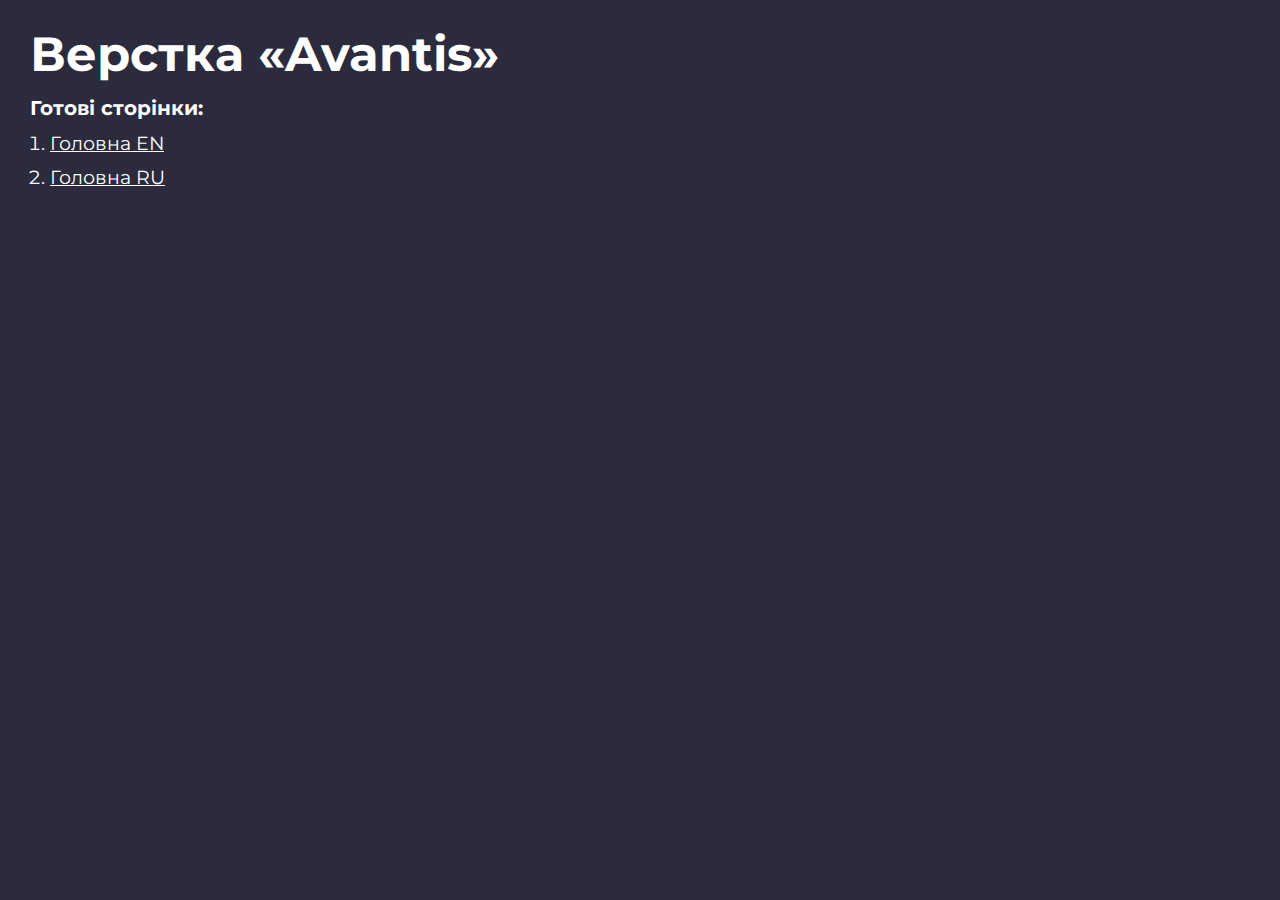
<file: index.html>
<!DOCTYPE html>
<html>

<head>
	<meta charset="UTF-8">
	<meta name="viewport" content="width=device-width, initial-scale=1.0">
	<title>Верстка «Avantis»</title>
</head>

<body>
	<div class="rootpage">
		<h1>Верстка «Avantis»</h1>
		<h2>Готові сторінки:</h2>
		<ol class="rootpage__list">
			<li><a target="_blank" href="homeEN.html">Головна EN</a></li>
			<li><a target="_blank" href="homeRU.html">Головна RU</a></li>
		</ol>

	</div>
</body>
<style>
	@charset "UTF-8";
	@import url("https://fonts.googleapis.com/css?family=Montserrat:regular,700&display=swap");

	*,
	*::before,
	*::after {
		padding: 0px;
		margin: 0px;
		border: 0px;
		box-sizing: border-box;
	}

	html,
	body {
		height: 100%;
		margin: 0;
		padding: 0;
		min-width: 320px;
		width: 100%;
		color: #fff;
		background-color: #2B2B3D;
	}

	body {
		font-family: Montserrat;
		font-size: 100%;
		line-height: 1;
		font-size: 1.2rem;
	}

	a {
		text-decoration: underline;
		color: #fff;
	}

	a:visited {
		text-decoration: underline;
		color: #fff;
	}

	a:hover {
		text-decoration: none;
	}

	ul li {
		list-style: none;
	}

	img {
		vertical-align: top;
	}

	.wrapper {
		width: 100%;
		min-height: 100%;
		overflow: hidden;
	}

	.rootpage {
		padding: 30px;
		display: flex;
		flex-direction: column;
		align-items: flex-start;
	}

	@media (max-width: 767px) {
		.rootpage {
			padding: 30px 15px;
		}
	}

	h1 {
		color: #fff;
		font-size: 3rem;
		margin: 0px 0px 1.25rem 0px;
	}

	@media (max-width: 767px) {
		h1 {
			font-size: 1.85rem;
			margin: 0px 0px 1.25rem 0px;
		}
	}

	h2 {
		color: #fff;
		font-size: 1.25rem;
		margin: 0px 0px 1rem 0px;
	}

	@media (max-width: 767px) {
		h2 {
			font-size: 1.125rem;
			margin: 0px 0px 1rem 0px;
		}
	}

	.rootpage__info {
		line-height: 140%;
		margin: 0px 0px 1.5rem 0px;
	}

	.rootpage__list {
		margin: 0px 0px 2.25rem 1.25rem;
	}

	.rootpage__list li:not(:last-child) {
		margin: 0px 0px 15px 0px;
	}

	.rootpage__contacts,
	.rootpage__tnx {
		border-radius: 200px;
		padding: 20px 65px;
		line-height: 140%;
	}

	@media (max-width: 767px) {

		.rootpage__contacts,
		.rootpage__tnx {
			border-radius: 40px;
			padding: 20px;
		}
	}

	.rootpage__contacts {
		background: #32b5a4;

	}

	.rootpage__contacts a {
		color: #000000;
	}

	.rootpage__tnx {
		background: #c22d63;
		margin: 0px 0px 1rem 0px;
	}
</style>

</html>
</file>
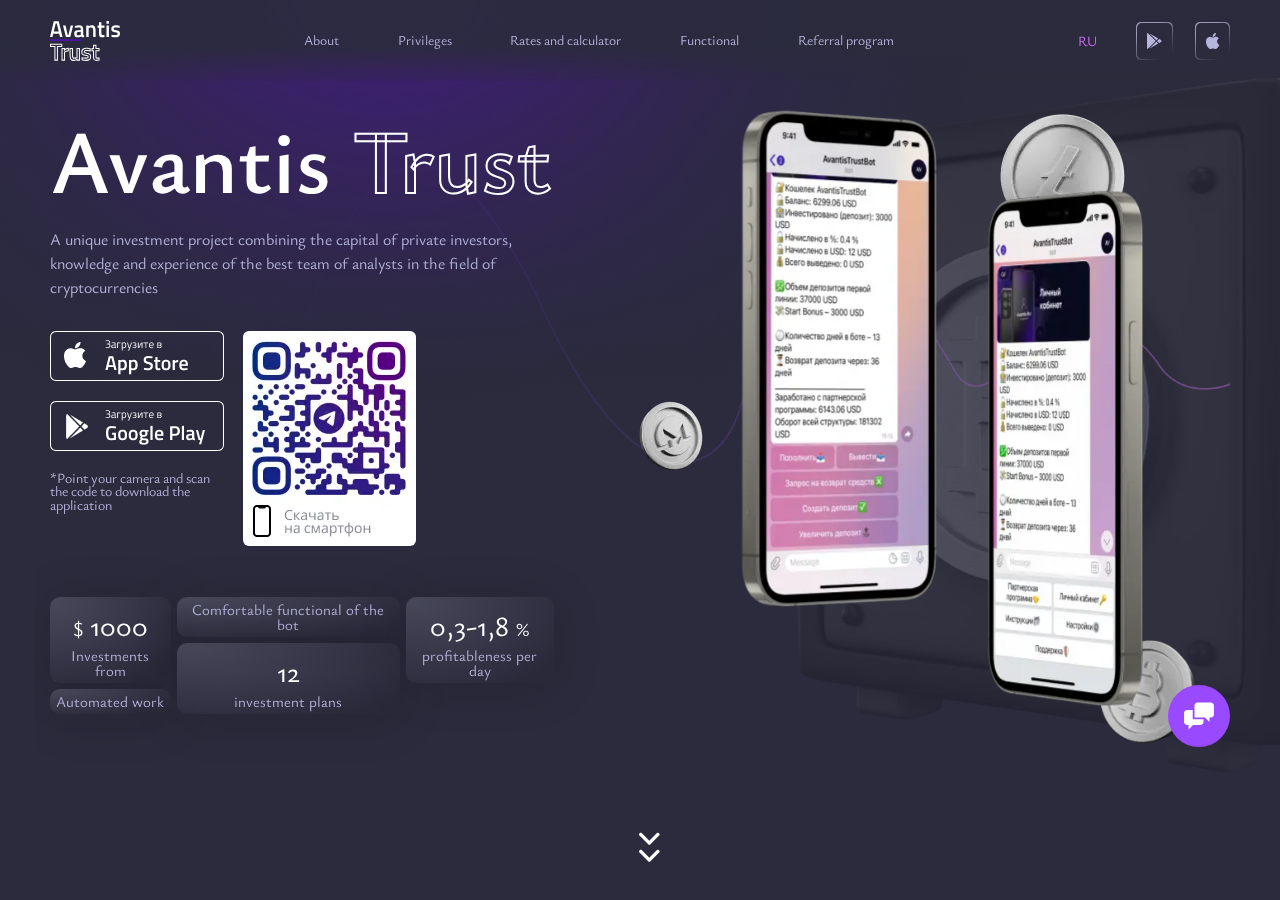
<file: homeEN.html>
<!DOCTYPE html>
<html lang="en">

<head>
	<title>HomePage</title>
	<meta charset="UTF-8">
	<meta name="format-detection" content="telephone=no">
	<!-- <style>body{opacity: 0;}</style> -->
	<link rel="stylesheet" href="css/style.min.css?_v=20230429222918">
	<link rel="shortcut icon" href="favicon.ico">
	<!-- <meta name="robots" content="noindex, nofollow"> -->
	<meta name="viewport" content="width=device-width, initial-scale=1.0">
</head>

<body>
	<div class="wrapper">
		<header data-scroll="120" class="header">
			<div class="header__container">
				<a href="" class="header__logo"><img src="img/logo.svg" alt=""></a>
				<div class="header__menu menu">
					<nav class="menu__body">
						<ul class="menu__list">
							<li class="menu__item"><a href="#" data-goto=".what" class="menu__link">About</a></li>
							<li class="menu__item"><a href="#" data-goto=".benefits" class="menu__link">Privileges</a></li>
							<li class="menu__item"><a href="#" data-goto=".investments" class="menu__link">Rates and calculator</a></li>
							<li class="menu__item"><a href="#" data-goto=".convenience" class="menu__link">Functional</a></li>
							<li class="menu__item"><a href="#" data-goto=".programs" class="menu__link">Referral program
								</a></li>
						</ul>
					</nav>
				</div>
				<div class="header__actions">
					<a href="homeRU.html" class="header__language">RU</a>
					<div class="header__loadings loadings-header">
						<div class="loadings-header__item">
							<button type="button" class="loadings-header__icon _icon-android"></button>
						</div>
						<div class="loadings-header__item">
							<button type="button" class="loadings-header__icon _icon-apple"></button>
						</div>
						<div class="loadings-header__burger">
							<div class="loadings-header__icon">
								<button type="button" class="icon-menu"><span></span></button>
							</div>
						</div>
					</div>
				</div>
			</div>
		</header>
		<main data-fp data-fp-effect="fade" class="page">
			<section data-fp-section class="page__main-block main-block">
				<div class="main-block__decors">
					<div class="main-block__decor main-block__decor_1"><picture><source srcset="img/main-block/decors/grad_top.webp" type="image/webp"><img src="img/main-block/decors/grad_top.png" alt="Decor"></picture></div>
				</div>
				<div class="main-block__container">
					<div class="main-block__body">
						<div class="main-block__content">
							<div class="main-block__header">
								<h1 class="main-block__title">Avantis <span>Trust</span></h1>
								<div class="main-block__text">
									<p>A unique investment project combining the capital of private investors, knowledge and
										experience of the best team of analysts in the field of cryptocurrencies</p>
								</div>
							</div>
							<div class="main-block__contacts contacts-main-block">
								<div class="contacts-main-block__column">
									<a href="" class="contacts-main-block__item"><picture><source srcset="img/main-block/loadings/appStore.webp" type="image/webp"><img src="img/main-block/loadings/appStore.png" alt="Image"></picture></a>
									<a href="" class="contacts-main-block__item"><picture><source srcset="img/main-block/loadings/googlePlay.webp" type="image/webp"><img src="img/main-block/loadings/googlePlay.png" alt="Image"></picture></a>
									<div class="contacts-main-block__text">*Point your camera and scan the code to download the
										application</div>
								</div>
								<div class="contacts-main-block__column">
									<a href="" class="contacts-main-block__screen"><picture><source srcset="img/main-block/loadings/telegramScreen.webp" type="image/webp"><img src="img/main-block/loadings/telegramScreen.jpg" alt="Image"></picture></a>
								</div>
							</div>
							<div class="main-block__items">
								<div class="main-block__column">
									<div class="main-block__item item-main-block">
										<div class="item-main-block__number"><span>$</span> 1000</div>
										<div class="item-main-block__text">Investments from</div>
									</div>
									<div class="main-block__item item-main-block">
										<div class="item-main-block__text">Automated work
										</div>
									</div>
								</div>
								<div class="main-block__column">
									<div class="main-block__item item-main-block">
										<div class="item-main-block__text">Comfortable functional of the bot</div>
									</div>
									<div class="main-block__item item-main-block">
										<div class="item-main-block__number">12</div>
										<div class="item-main-block__text">investment plans</div>
									</div>
								</div>
								<div class="main-block__column">
									<div class="main-block__item item-main-block">
										<div class="item-main-block__number">0,3-1,8 <span>%</span></div>
										<div class="item-main-block__text">profitableness per day</div>
									</div>
								</div>
							</div>
						</div>
						<div data-da=".main-block__header, 768" class="main-block__image image-main-block">
							<div class="main-block__picture-ibg"><picture><source srcset="img/main-block/image.webp" type="image/webp"><img data-prlx-mouse data-prlx-cx="600" data-prlx-cy="600" src="img/main-block/image.png" alt="Image"></picture></div>
							<div class="image-main-block__decors">
								<div class="image-main-block__decor image-main-block__decor_1"><picture><source srcset="img/main-block/decors/01.webp" type="image/webp"><img data-prlx-mouse data-prlx-dxr data-prlx-cx="60" src="img/main-block/decors/01.png" alt="decor"></picture></div>
								<div class="image-main-block__decor image-main-block__decor_2"><picture><source srcset="img/main-block/decors/03.webp" type="image/webp"><img data-prlx-mouse data-prlx-cx="60" src="img/main-block/decors/03.png" alt="decor"></picture></div>
								<div class="image-main-block__decor image-main-block__decor_3"><picture><source srcset="img/main-block/decors/line.webp" type="image/webp"><img data-prlx-mouse src="img/main-block/decors/line.png" alt="decor"></picture></div>
								<div class="image-main-block__decor image-main-block__decor_4"><picture><source srcset="img/main-block/decors/02.webp" type="image/webp"><img data-prlx-mouse data-prlx-dxr data-prlx-cx="60" src="img/main-block/decors/02.png" alt="Decor"></picture></div>
							</div>
							<a href="" class="main-block__message"><img src="img/main-block/message.svg" alt=""></a>
						</div>
					</div>
				</div>
				<a href="#" data-goto=".what" class="section-scroll">
					<div class="section-scroll__icon section-scroll__icon_1 _icon-arrow_scroll"></div>
					<div class="section-scroll__icon section-scroll__icon_2 _icon-arrow_scroll"></div>
				</a>
			</section>
			<section data-fp-section class="page__what what">
				<div class="what__container">
					<div class="what__body">
						<div class="what__content">
							<h2 class="what__title title">What's happened<span class="title-bold">Avantis</span> <span class="title-transp">Trust?</span></h2>
							<div class="what__text">
								<p>
									Avantis Trust- are alternative investments. The essence lies in the fact that your money is
									directed to all types of activities of the company. It is the fund, which supports all the
									products of the company.
									We propose to investors transparent conditions of assets management with the reduced
									threshold and assume all the responsibilities of the registration and service of funds.
								</p>
							</div>
						</div>
						<div class="what__items">
							<div class="what__item item-what item-what_1">
								<div class="item-what__decor item-what__decor_1"><picture><source srcset="img/what/items/signal.webp" type="image/webp"><img data-prlx-mouse data-prlx-cx="70" src="img/what/items/signal.png" alt="Decor"></picture></div>
								<h3 class="item-what__title">Avantis Signal</h3>
								<div class="item-what__line item-what__line_1"><picture><source srcset="img/what/lines/01.webp" type="image/webp"><img data-prlx-mouse data-prlx-cx="70" src="img/what/lines/01.png" alt="Line"></picture></div>
							</div>
							<div class="what__item item-what item-what_2">
								<div class="item-what__decor item-what__decor_2"><picture><source srcset="img/what/items/pump.webp" type="image/webp"><img data-prlx-mouse data-prlx-dxr data-prlx-cx="70" src="img/what/items/pump.png" alt="Decor"></picture></div>
								<h3 class="item-what__title">Avantis Pump</h3>
								<div class="item-what__line item-what__line_2"><picture><source srcset="img/what/lines/02.webp" type="image/webp"><img data-prlx-mouse data-prlx-dxr data-prlx-cx="70" src="img/what/lines/02.png" alt="Line"></picture></div>
							</div>
							<div class="what__item item-what item-what_3">
								<div class="item-what__decor item-what__decor_3"><picture><source srcset="img/what/items/education.webp" type="image/webp"><img data-prlx-mouse data-prlx-dxr data-prlx-cx="70" data-prlx-mouse src="img/what/items/education.png" alt="Decor"></picture></div>
								<h3 class="item-what__title">Avantis Education</h3>
								<div class="item-what__line item-what__line_3"><picture><source srcset="img/what/lines/03.webp" type="image/webp"><img data-prlx-mouse data-prlx-dxr data-prlx-cx="70" src="img/what/lines/03.png" alt="Line"></picture></div>
							</div>
							<div class="what__item item-what item-what_4">
								<div class="item-what__decor item-what__decor_4"><picture><source srcset="img/what/items/program.webp" type="image/webp"><img data-prlx-mouse data-prlx-dxr data-prlx-cx="70" data-prlx-mouse src="img/what/items/program.png" alt="Decor"></picture></div>
								<h3 class="item-what__title">Ambassador program</h3>
								<div class="item-what__line item-what__line_4"><picture><source srcset="img/what/lines/04.webp" type="image/webp"><img data-prlx-mouse data-prlx-dxr data-prlx-cx="70" src="img/what/lines/04.png" alt="Line"></picture></div>
							</div>
							<div class="what__item item-what item-what_5">
								<div class="item-what__decor item-what__decor_5"><picture><source srcset="img/what/items/buying_1.webp" type="image/webp"><img data-prlx-mouse data-prlx-cx="70" src="img/what/items/buying_1.png" alt="Decor"></picture></div>
								<div class="item-what__decor item-what__decor_6"><picture><source srcset="img/what/items/buying_2.webp" type="image/webp"><img data-prlx-mouse data-prlx-cx="70" src="img/what/items/buying_2.png" alt="Decor"></picture></div>
								<h3 class="item-what__title">Avantis Buying</h3>
								<div class="item-what__line item-what__line_5"><picture><source srcset="img/what/lines/05.webp" type="image/webp"><img data-prlx-mouse data-prlx-cx="70" src="img/what/lines/05.png" alt="Line"></picture></div>
							</div>
						</div>
					</div>
				</div>
				<a href="#" data-goto=".market" class="section-scroll">
					<div class="section-scroll__icon section-scroll__icon_1 _icon-arrow_scroll"></div>
					<div class="section-scroll__icon section-scroll__icon_2 _icon-arrow_scroll"></div>
				</a>
			</section>
			<section data-fp-section class="page__market market">
				<div class="market__container">
					<div class="market__header">
						<h2 class="market__title big-title">Cryptocurrency market in 2021 </h2>
						<div class="market__text">
							<p>Growth rates of cryptocurrency accelerate through involvement of professional investors from the
								classical markets. The new trend is also that large companies and banks (for example, Tesla,
								Square Inc, MicroStrategy Inc.and etc.) become the cryptocurrency holders.
							</p>
						</div>
					</div>
					<div class="market__body">
						<div class="market__items">
							<div class="market__column">
								<div class="market__item item-market">
									<div class="item-market__icon _icon-arrow"></div>
									<div class="item-market__body">
										<div class="item-market__text">more <br><span class="item-market__text_val">$</span><span class="item-market__text_big">100</span> <br>billions</div>
									</div>
									<div class="item-market__footer">
										<p>have been invested to the cryptocurrency market</p>
									</div>
								</div>
								<div class="market__item item-market">
									<div class="item-market__icon _icon-arrow"></div>
									<div class="item-market__body">
										<div class="item-market__text"> <span class="item-market__text_val">$</span><span class="item-market__text_big">2</span> trillions</div>
									</div>
									<div class="item-market__footer">
										<p> is the total cost of the digital assets</p>
									</div>
								</div>
							</div>
							<div class="market__column">
								<div class="market__item item-market">
									<div class="item-market__icon _icon-arrow"></div>
									<div class="item-market__body">
										<div class="item-market__text">on <span class="item-market__text_big">240</span><span class="item-market__text_val">%</span> </div>
									</div>
									<div class="item-market__footer">
										<p>ncreased the cost of crypto assets in 2021</p>
									</div>
								</div>
								<div class="market__item item-market">
									<div class="item-market__icon _icon-arrow"></div>
									<div class="item-market__body">
										<div class="item-market__text">in <span class="item-market__text_big">17</span> <br>times
										</div>
									</div>
									<div class="item-market__footer">
										<p> increased the cryptocurrency market in 2021
										</p>
									</div>
								</div>
							</div>
						</div>
						<div class="market__decors">
							<div class="market__decor market__decor_1"><picture><source srcset="img/market/01.webp" type="image/webp"><img data-prlx-mouse data-prlx-dxr data-prlx-cx="60" src="img/market/01.png" alt="decor"></picture></div>
							<div class="market__decor market__decor_2"><picture><source srcset="img/market/02.webp" type="image/webp"><img data-prlx-mouse data-prlx-cx="60" src="img/market/02.png" alt="decor"></picture></div>
							<div class="market__decor market__decor_3"><picture><source srcset="img/market/03.webp" type="image/webp"><img data-prlx-mouse data-prlx-dxr data-prlx-cx="60" src="img/market/03.png" alt="decor"></picture></div>
						</div>
					</div>
				</div>
				<a href="#" data-goto=".benefits" class="section-scroll">
					<div class="section-scroll__icon section-scroll__icon_1 _icon-arrow_scroll"></div>
					<div class="section-scroll__icon section-scroll__icon_2 _icon-arrow_scroll"></div>
				</a>
			</section>
			<section data-fp-section class="page__benefits benefits">
				<div class="benefits__container">
					<div class="benefits__body">
						<div class="benefits__items">
							<div class="benefits__column benefits__column_1">
								<div class="benefits__image">
									<h2 class="benefits__title big-title big-title-small">Privileges of investing with Avantis
										Trust</span></h2>
									<div class="benefits__picture">
										<picture><source srcset="img/benefits/image.webp" type="image/webp"><img src="img/benefits/image.png" alt=""></picture>
									</div>
								</div>
							</div>
							<div class="benefits__column benefits__column_2">
								<div class="benefits__item item-benefits">
									<div class="item-benefits__icon"><img src="img/benefits/icons/01.svg" alt="Icon"></div>
									<div class="item-benefits__body">
										<h2 class="item-benefits__title">The best traders and analysts </h2>
										<div class="item-benefits__text">
											<p>Avantis conducts a thorough selection of all employees, thanks to our HR, as well as
												our underwriting department, which examines each candidate for more than 100
												compliance parameters with its own internal standard.
											</p>
										</div>
									</div>
								</div>
								<div class="benefits__item item-benefits">
									<div class="item-benefits__icon"><img src="img/benefits/icons/02.svg" alt="Icon"></div>
									<div class="item-benefits__body">
										<h2 class="item-benefits__title">Transparency </h2>
										<div class="item-benefits__text">
											<p>МAvantis products vary the maximal transparency. We present an extensive documentary
												database explaining all the legal aspects of the interaction between Avantis and its
												partners.
											</p>
										</div>
									</div>
								</div>
								<div class="benefits__item item-benefits">
									<div class="item-benefits__icon"><img src="img/benefits/icons/03.svg" alt="Icon"></div>
									<div class="item-benefits__body">
										<h2 class="item-benefits__title">Convenience of the user interface
										</h2>
										<div class="item-benefits__text">
											<p>We’ve refused from the platform. Due to the lack of need for our investors to
												participate directly in the auction, the Avantis team has created a Telegram bot
												that will have all the necessary tools to control its finances, including submitting
												operational orders for withdrawal of funds and the effective operation of your
												partner structure.
											</p>
										</div>
									</div>
								</div>
							</div>
							<div class="benefits__column benefits__column_3">
								<div class="benefits__item item-benefits">
									<div class="item-benefits__icon"><img src="img/benefits/icons/04.svg" alt="Icon"></div>
									<div class="item-benefits__body">
										<h2 class="item-benefits__title">Low transaction fees</h2>
										<div class="item-benefits__text">
											<p>
												In classical financial markets, the cost of transactions is often very high, which
												“eats up” a significant share of the margin. The situation in the cryptocurrency
												market is completely different. Decentralizing the process of exchanging crypto
												assets allows you to reduce commissions, thanks to the exclusion of intermediaries.
											</p>
										</div>
									</div>
								</div>
								<div class="benefits__item item-benefits">
									<div class="item-benefits__icon"><img src="img/benefits/icons/05.svg" alt="Icon"></div>
									<div class="item-benefits__body">
										<h2 class="item-benefits__title">БFast financial operations
										</h2>
										<div class="item-benefits__text">
											<p>
												Bureaucracy and outdated technical solutions do not provide the speed of response to
												market events that is required in our time. Blockchain operations are used almost
												instantly, and smart contract systems automate the rest of the processes. This
												reduces costs and allows you to flexibly respond to volatility.
											</p>
										</div>
									</div>
								</div>
								<div class="benefits__item item-benefits">
									<div class="item-benefits__icon"><img src="img/benefits/icons/06.svg" alt="Icon"></div>
									<div class="item-benefits__body">
										<h2 class="item-benefits__title">Risk diversification
										</h2>
										<div class="item-benefits__text">
											<p>
												The distribution of capital takes place between several different, unrelated
												investment instruments: pump, signal, buying, ambassador program. Avantis Trust
												allows you to invest your funds not in one strategy, but in several. Thus, the
												distribution (diversification) makes it possible to get more profit and reduces the
												risk of capital subsidence.
											</p>
										</div>
									</div>
								</div>
							</div>

						</div>
					</div>
				</div>
				<a href="#" data-goto=".investments" class="section-scroll">
					<div class="section-scroll__icon section-scroll__icon_1 _icon-arrow_scroll"></div>
					<div class="section-scroll__icon section-scroll__icon_2 _icon-arrow_scroll"></div>
				</a>
			</section>
			<section data-fp-section class="page__investments investments">
				<div class="investments__container">
					<div class="investments__body">
						<h2 class="investments__title big-title">Investment plans Avantis Trust</h2>
						<div class="investments__items">
							<div class="investments__item item-investments">
								<h3 class="item-investments__title">Deposit, USD</h3>
								<div class="item-investments__numbers">
									<div class="item-investments__number">100-2000</div>
									<div class="item-investments__number">2001-5000</div>
									<div class="item-investments__number">5001-25000</div>
									<div class="item-investments__number">25001 и выше</div>
								</div>
							</div>
							<div class="investments__item item-investments">
								<h3 class="item-investments__title">50 days,% per day</h3>
								<div class="item-investments__numbers">
									<div class="item-investments__number">0,3-0,4</div>
									<div class="item-investments__number">0,4-0,5</div>
									<div class="item-investments__number">0,6-0,7</div>
									<div class="item-investments__number">0,8-0,9</div>
								</div>
							</div>
							<div class="investments__item item-investments">
								<h3 class="item-investments__title">100 days,% per day</h3>
								<div class="item-investments__numbers">
									<div class="item-investments__number">0,5-0,6</div>
									<div class="item-investments__number">0,7-0,8</div>
									<div class="item-investments__number">1-1,1</div>
									<div class="item-investments__number">1,2-1,3</div>
								</div>
							</div>
							<div class="investments__item item-investments">
								<h3 class="item-investments__title">365 days,% per day</h3>
								<div class="item-investments__numbers">
									<div class="item-investments__number">0,7-0,8</div>
									<div class="item-investments__number">0,9-1</div>
									<div class="item-investments__number">1,2-1,3</div>
									<div class="item-investments__number">1,6-1,8 </div>
								</div>
							</div>
						</div>
						<div class="investments__info">
							<p>
								*Initial investment returned at the end of validity of the tariff
							</p>
						</div>
					</div>
				</div>
				<a href="#" data-goto=".profit" class="section-scroll">
					<div class="section-scroll__icon section-scroll__icon_1 _icon-arrow_scroll"></div>
					<div class="section-scroll__icon section-scroll__icon_2 _icon-arrow_scroll"></div>
				</a>
			</section>
			<section data-fp-section class="page__profit profit">
				<div class="profit__container">
					<div class="profit__body">
						<h2 class="profit__title">Calculate your potential profit</h2>
						<div class="profit__columns">
							<div class="profit__column">
								<form action="#" class="profit__form form-profit">
									<div class="form-profit__row">
										<div class="form-profit__title">Choose the period</div>
										<div class="form-profit__checkbox checkbox-form-profit checkbox">
											<div class="checkbox-form-profit__item">
												<input id="c_1" checked data-error="Ошибка" class="checkbox__input" type="radio" value="1" name="form[]">
												<label for="c_1" class="checkbox__label"><span class="checkbox__text">50
														days</span></label>
											</div>
											<div class="checkbox-form-profit__item">
												<input id="c_2" data-error="Ошибка" class="checkbox__input" type="radio" value="2" name="form[]">
												<label for="c_2" class="checkbox__label"><span class="checkbox__text">100
														days</span></label>
											</div>
											<div class="checkbox-form-profit__item">
												<input id="c_3" data-error="Ошибка" class="checkbox__input" type="radio" value="3" name="form[]">
												<label for="c_3" class="checkbox__label"><span class="checkbox__text">365
														days</span></label>
											</div>
										</div>
									</div>
									<div class="form-profit__row">
										<input autocomplete="off" type="number" name="form[]" data-error="Ошибка" placeholder="Enter of investment amount" class="form-profit__input">
										<div class="form-profit__input_label">*The minimal amount of investment is 100 USD</div>
									</div>
									<div class="form-profit__row">
										<div class="form-profit__ranges ranges-profit">
											<div class="range-profit__title">Quick amount selection</div>
											<div class="ranges-profit__label">
												<span id="rangeValue" class="ranges-profit__number">252</span>
												<div class="ranges-profit__text">USD</div>
											</div>
											<input value="252000" min="100" max="1000000" type="range" name="" onchange="rangeSlide(this.value)" onmousemove="rangeSlide(this.value)" class="ranges-profit__input">
											<div class="ranges-profit__items">
												<div class="ranges-profit__item">100 USD</div>
												<div class="ranges-profit__item">1 000 000 USD</div>
											</div>
										</div>
									</div>
									<button type="button" class="form-profit__button">Invest now
									</button>
								</form>
							</div>
							<div class="profit__column">
								<div class="profit__advance-paynemt advance-paynemt">
									<div class="advance-paynemt__body">
										<h3 class="advance-paynemt__title">Preliminary calculation</h3>
										<div class="advance-paynemt__items">
											<div class="advance-paynemt__item"><span>15</span> $ / per day
											</div>
											<div class="advance-paynemt__item"><span>150</span> $ / per week
											</div>
											<div class="advance-paynemt__item"><span>1500</span> $ / per month</div>
											<div class="advance-paynemt__item"><span>15000</span> $ / per year</div>
										</div>
									</div>
									<div class="advance-paynemt__footer">
										<div class="advance-paynemt__label">Daily percentage
										</div>
										<div class="advance-paynemt__text">1,2%</div>
										<div class="advance-paynemt__decors">
											<div class="advance-paynemt__decor advance-paynemt__decor_1"><picture><source srcset="img/main-block/decors/01.webp" type="image/webp"><img src="img/main-block/decors/01.png" alt="decor"></picture></div>
											<div class="advance-paynemt__decor advance-paynemt__decor_2"><picture><source srcset="img/main-block/decors/02.webp" type="image/webp"><img src="img/main-block/decors/02.png" alt="decor"></picture></div>
										</div>
									</div>
								</div>
							</div>
						</div>
					</div>
				</div>
				<a href="#" data-goto=".convenience" class="section-scroll">
					<div class="section-scroll__icon section-scroll__icon_1 _icon-arrow_scroll"></div>
					<div class="section-scroll__icon section-scroll__icon_2 _icon-arrow_scroll"></div>
				</a>
			</section>
			<section data-fp-section class="page__convenience convenience">
				<div class="convenience__container">
					<h2 class="convenience__title big-title">All in one place
					</h2>
					<div class="convenience__body">
						<div class="convenience__column convenience__column_1">
							<div class="convenience__items">
								<div class="convenience__item item-convenience">
									<div class="item-convenience__icon"><img src="img/convenience/icons/01.svg" alt="Icon">
									</div>
									<div class="item-convenience__text">Replenish and withdraw in one click </div>
								</div>
								<div class="convenience__item item-convenience">
									<div class="item-convenience__icon"><img src="img/convenience/icons/02.svg" alt="Icon">
									</div>
									<div class="item-convenience__text">Monitor the turnover of your structure</div>
								</div>
								<div class="convenience__item item-convenience">
									<div class="item-convenience__icon"><img src="img/convenience/icons/03.svg" alt="Icon">
									</div>
									<div class="item-convenience__text">Get referral bonus
									</div>
								</div>
							</div>
						</div>
						<div class="convenience__column convenience__column_2">
							<div class="convenience__image">
								<div class="convenience__picture"><picture><source srcset="img/convenience/image.webp" type="image/webp"><img src="img/convenience/image.png" alt="Image"></picture></div>
								<div class="convenience__tippy convenience__tippy_1"><picture><source srcset="img/convenience/tippy/01.webp" type="image/webp"><img data-prlx-mouse data-prlx-dxr data-prlx-cx="60" src="img/convenience/tippy/01.png" alt="Tippy"></picture></div>
								<div class="convenience__tippy convenience__tippy_2"><picture><source srcset="img/convenience/tippy/02.webp" type="image/webp"><img data-prlx-mouse data-prlx-dxr data-prlx-cx="60" src="img/convenience/tippy/02.png" alt="Tippy"></picture></div>
								<div class="convenience__tippy convenience__tippy_3"><picture><source srcset="img/convenience/tippy/03.webp" type="image/webp"><img data-prlx-mouse data-prlx-dxr data-prlx-cx="60" src="img/convenience/tippy/03.png" alt="Tippy"></picture></div>
								<div class="convenience__tippy convenience__tippy_4"><picture><source srcset="img/convenience/tippy/04.webp" type="image/webp"><img data-prlx-mouse data-prlx-dxr data-prlx-cx="60" src="img/convenience/tippy/04.png" alt="Tippy"></picture></div>
							</div>
						</div>
						<div class="convenience__column convenience__column_3">
							<div class="convenience__items">
								<div class="convenience__item item-convenience">
									<div class="item-convenience__icon"><img src="img/convenience/icons/04.svg" alt="Icon">
									</div>
									<div class="item-convenience__text">Manage your finances
									</div>
								</div>
								<div class="convenience__item item-convenience">
									<div class="item-convenience__icon"><img src="img/convenience/icons/05.svg" alt="Icon">
									</div>
									<div class="item-convenience__text">Supporting 24/7</div>
								</div>
								<div class="convenience__item item-convenience">
									<div class="item-convenience__icon"><img src="img/convenience/icons/06.svg" alt="Icon">
									</div>
									<div class="item-convenience__text">Daily notifications</div>
								</div>
								<div class="convenience__item item-convenience">
									<div class="item-convenience__icon"><img src="img/convenience/icons/07.svg" alt="Icon">
									</div>
									<div class="item-convenience__text">Detailed instructions</div>
								</div>
							</div>
						</div>
					</div>
				</div>
				<a href="#" data-goto=".programs" class="section-scroll">
					<div class="section-scroll__icon section-scroll__icon_1 _icon-arrow_scroll"></div>
					<div class="section-scroll__icon section-scroll__icon_2 _icon-arrow_scroll"></div>
				</a>
			</section>
			<section data-fp-section class="page__programs programs">
				<div class="programs__container">
					<div class="programs__row">
						<div class="programs__column">
							<div class="programs__body">
								<h2 class="programs__title big-title">Referral program</h2>
								<div class="programs__text">
									<p>Each of you is able to create your own team, which is focused on achieving high results in
										the direction of active earnings online. You can create your partnership structure
										immediately after registration, when investing a minimal deposit.
									</p>
									<p>Referral program Avantis Trust has a linear structure 4 levels deep.
										Each partner of the service is assigned a status that depends on the total amount of
										investment.
										The status affects the amount of interest paid.</p>
								</div>
							</div>
						</div>
						<div class="programs__column">
							<div class="programs__items">
								<div class="programs__item item-programs item-programs_1">
									<h3 class="item-programs__title">Basic</h3>
									<div class="item-programs__prices">
										<div class="item-programs__price">from $100</div>
										<div class="item-programs__price">to $2000</div>
									</div>
								</div>
								<div class="programs__item item-programs item-programs_2">
									<h3 class="item-programs__title">Standard</h3>
									<div class="item-programs__prices">
										<div class="item-programs__price">from $2001</div>
										<div class="item-programs__price">to $5000</div>
									</div>
								</div>
								<div class="programs__item item-programs item-programs_3">
									<h3 class="item-programs__title">Premium</h3>
									<div class="item-programs__prices">
										<div class="item-programs__price">from $5001</div>
										<div class="item-programs__price">to $25 000</div>
									</div>
								</div>
								<div class="programs__item item-programs item-programs_4">
									<h3 class="item-programs__title">VIP</h3>
									<div class="item-programs__prices">
										<div class="item-programs__price">from $25001</div>
										<div class="item-programs__price">и выше</div>
									</div>
								</div>
							</div>
							<div class="programs__table table-programs">
								<div class="table-programs__item">
									<div class="table-programs__title">Levels</div>
									<div class="table-programs__number">1</div>
									<div class="table-programs__number">2</div>
									<div class="table-programs__number">3</div>
									<div class="table-programs__number">4</div>
								</div>
								<div class="table-programs__item">
									<div class="table-programs__title">Basic</div>
									<div class="table-programs__number">8%</div>
									<div class="table-programs__number">2%</div>
									<div class="table-programs__number">1%</div>
									<div class="table-programs__number"></div>

								</div>
								<div class="table-programs__item">
									<div class="table-programs__title">Premium</div>
									<div class="table-programs__number">10%</div>
									<div class="table-programs__number">3%</div>
									<div class="table-programs__number">1%</div>
									<div class="table-programs__number"></div>
								</div>
								<div class="table-programs__item">
									<div class="table-programs__title">Standart</div>
									<div class="table-programs__number">12%</div>
									<div class="table-programs__number">4%</div>
									<div class="table-programs__number">2%</div>
									<div class="table-programs__number">0,5%</div>
								</div>
								<div class="table-programs__item">
									<div class="table-programs__title">VIP</div>
									<div class="table-programs__number">14%</div>
									<div class="table-programs__number">5%</div>
									<div class="table-programs__number">2%</div>
									<div class="table-programs__number">1%</div>
								</div>
							</div>
						</div>
					</div>
					<div class="programs__row">
						<div class="programs__column">
							<div class="programs__table table-programs">
								<div class="table-programs__item">
									<div class="table-programs__title">Total turnover of the structure, $</div>
									<div class="table-programs__number">100 000$</div>
									<div class="table-programs__number">250 000$</div>
									<div class="table-programs__number">500 000$</div>
									<div class="table-programs__number">750 000$</div>
									<div class="table-programs__number">1 000 000$</div>
								</div>
								<div class="table-programs__item">
									<div class="table-programs__title">Partners Bonus</div>
									<div class="table-programs__number">5 000$</div>
									<div class="table-programs__number">15 000$</div>
									<div class="table-programs__number">40 000$</div>
									<div class="table-programs__number">75 000$</div>
									<div class="table-programs__number">150 000$</div>
								</div>
							</div>
						</div>
						<div class="programs__column">
							<div class="programs__body">
								<h2 class="programs__title big-title">Partners bonus</h2>
								<div class="programs__text">
									<p>Partnership program Avantis Trust allows every partner of our company to receive
										additional income from the total turnover of the structure. Attract new investors and earn
										with them up to $ 150,000 from the total turnover of the company.
									</p>
								</div>
							</div>
						</div>
					</div>
					<div class="programs__row">
						<div class="programs__column">
							<div class="programs__body">
								<h2 class="programs__title big-title">Start Bonus</h2>
								<div class="programs__text">
									<p>The company appreciates your efficiency. Therefore, as an additional incentive, you can
										get a starting bonus. This is a reward that depends on the amount of sales in the first
										line within 14 days after your entry into the company.
									</p>
									<p>
										This is a one-time reward, which is assigned based on the maximum achievement in the
										specified period. The rank bonus is paid on the 15th day after registration on the
										platform.
									</p>
								</div>
							</div>
						</div>
						<div class="programs__column">
							<div class="programs__table table-programs">
								<div class="table-programs__item">
									<div class="table-programs__title">Volume of deposits in your first line, USD</div>
									<div class="table-programs__number">500$</div>
									<div class="table-programs__number">15 000$</div>
									<div class="table-programs__number">35 000$</div>
									<div class="table-programs__number">50 000$</div>
								</div>
								<div class="table-programs__item">
									<div class="table-programs__title">Start Bonus</div>
									<div class="table-programs__number">200$</div>
									<div class="table-programs__number">500$</div>
									<div class="table-programs__number">3 000$</div>
									<div class="table-programs__number">5 000$</div>
								</div>
							</div>
						</div>

					</div>
				</div>
				<footer class="footer">
					<div class="footer__container">
						<div class="footer__items">
							<div data-spollers="480,max" class="footer__item">
								<h2 data-spoller class="footer__title footer__title-spoll">Products</h2>
								<nav class="footer__menu menu-footer">
									<ul class="menu-footer__list">
										<div class="menu-footer__column">
											<li class="menu-footer__item"><a href="" class="menu-footer__link">Avantis Pump</a>
											</li>
											<li class="menu-footer__item"><a href="" class="menu-footer__link">Avantis Signal</a>
											</li>
											<li class="menu-footer__item"><a href="" class="menu-footer__link">Ambassador
													Program</a></li>
											<li class="menu-footer__item"><a href="" class="menu-footer__link">Avantis Education
												</a></li>
										</div>
										<div class="menu-footer__column">
											<li class="menu-footer__item"><a href="" class="menu-footer__link">Risk Disclosure Statement</a></li>
											<li class="menu-footer__item"><a href="" class="menu-footer__link">Conditions of Use</a></li>
											<li class="menu-footer__item"><a href="" class="menu-footer__link">Privacy Policy</a></li>
										</div>
										<div class="menu-footer__column">
											<li class="menu-footer__item"><a href="" class="menu-footer__link">Policy AML</a>
											</li>
											<li class="menu-footer__item"><a href="" class="menu-footer__link">KYC</a></li>
											<li class="menu-footer__item"><a href="" class="menu-footer__link">Return Policy</a></li>
										</div>
									</ul>
								</nav>
							</div>
							<div class="footer__item">
								<h2 class="footer__title">Contacts</h2>
								<a href="mailto:avantiswealth@gmail.com" class="menu-footer__contacts">avantiswealth@gmail.com</a>
								<div class="menu-footer__socials">
									<a href="" class="menu-footer__social _icon-fb"></a>
									<a href="" class="menu-footer__social _icon-inst"></a>
									<a href="" class="menu-footer__social _icon-teleg"></a>
									<a href="" class="menu-footer__social _icon-yout"></a>
								</div>
							</div>
						</div>
						<div class="footer__bottom">
							<div class="footer__copy">Copyright © 2022, Avantis</div>
							<div class="footer__text">All trademarks and copyrights belong to their real owners.</div>
						</div>
					</div>
				</footer>
			</section>
		</main>
	</div>
	<script src="js/app.min.js?_v=20230429222918"></script>
	<script type="text/javascript">
		function rangeSlide(value) {
			document.getElementById('rangeValue').innerHTML = value;
		}
	</script>
</body>

</html>
</file>
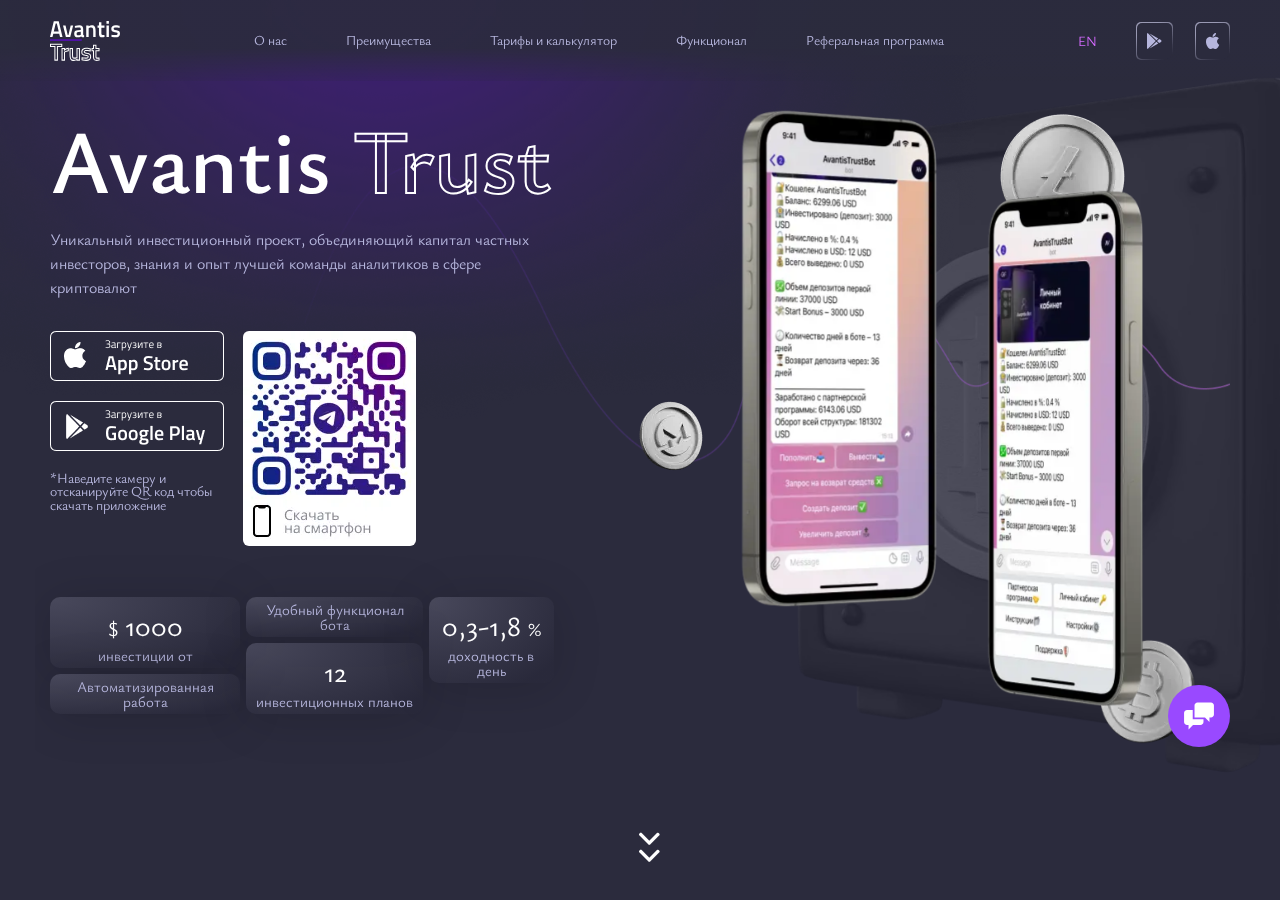
<file: homeRU.html>
<!DOCTYPE html>
<html lang="en">

<head>
	<title>HomePage</title>
	<meta charset="UTF-8">
	<meta name="format-detection" content="telephone=no">
	<!-- <style>body{opacity: 0;}</style> -->
	<link rel="stylesheet" href="css/style.min.css?_v=20230429222918">
	<link rel="shortcut icon" href="favicon.ico">
	<!-- <meta name="robots" content="noindex, nofollow"> -->
	<meta name="viewport" content="width=device-width, initial-scale=1.0">
</head>

<body>
	<div class="wrapper">
		<header data-scroll="120" class="header">
			<div class="header__container">
				<a href="" class="header__logo"><img src="img/logo.svg" alt=""></a>
				<div class="header__menu menu">
					<nav class="menu__body">
						<ul class="menu__list">
							<li class="menu__item"><a href="#" data-goto=".what" class="menu__link">О нас </a></li>
							<li class="menu__item"><a href="#" data-goto=".benefits" class="menu__link">Преимущества</a></li>
							<li class="menu__item"><a href="#" data-goto=".investments" class="menu__link">Тарифы и калькулятор</a></li>
							<li class="menu__item"><a href="#" data-goto=".convenience" class="menu__link">Функционал</a></li>
							<li class="menu__item"><a href="#" data-goto=".programs" class="menu__link">Реферальная программа </a></li>
						</ul>
					</nav>
				</div>
				<div class="header__actions">
					<a href="homeEN.html" class="header__language">EN</a>
					<div class="header__loadings loadings-header">
						<div class="loadings-header__item">
							<button type="button" class="loadings-header__icon _icon-android"></button>
						</div>
						<div class="loadings-header__item">
							<button type="button" class="loadings-header__icon _icon-apple"></button>
						</div>
						<div class="loadings-header__burger">
							<div class="loadings-header__icon">
								<button type="button" class="icon-menu"><span></span></button>
							</div>
						</div>
					</div>
				</div>
			</div>
		</header>
		<main data-fp data-fp-effect="fade" class="page">
			<section data-fp-section class="page__main-block main-block">
				<div class="main-block__decors">
					<div class="main-block__decor main-block__decor_1"><picture><source srcset="img/main-block/decors/grad_top.webp" type="image/webp"><img src="img/main-block/decors/grad_top.png" alt="Decor"></picture></div>
				</div>
				<div class="main-block__container">
					<div class="main-block__body">
						<div class="main-block__content">
							<div class="main-block__header">
								<h1 class="main-block__title">Avantis <span>Trust</span></h1>
								<div class="main-block__text">
									<p>Уникальный инвестиционный проект, объединяющий капитал частных инвесторов, знания и опыт
										лучшей команды аналитиков в сфере криптовалют</p>
								</div>
							</div>
							<div class="main-block__contacts contacts-main-block">
								<div class="contacts-main-block__column">
									<a href="" class="contacts-main-block__item"><picture><source srcset="img/main-block/loadings/appStore.webp" type="image/webp"><img src="img/main-block/loadings/appStore.png" alt="Image"></picture></a>
									<a href="" class="contacts-main-block__item"><picture><source srcset="img/main-block/loadings/googlePlay.webp" type="image/webp"><img src="img/main-block/loadings/googlePlay.png" alt="Image"></picture></a>
									<div class="contacts-main-block__text">*Наведите камеру и отсканируйте QR код чтобы скачать
										приложение </div>
								</div>
								<div class="contacts-main-block__column">
									<a href="" class="contacts-main-block__screen"><picture><source srcset="img/main-block/loadings/telegramScreen.webp" type="image/webp"><img src="img/main-block/loadings/telegramScreen.jpg" alt="Image"></picture></a>
								</div>
							</div>
							<div class="main-block__items">
								<div class="main-block__column">
									<div class="main-block__item item-main-block">
										<div class="item-main-block__number"><span>$</span> 1000</div>
										<div class="item-main-block__text">инвестиции от </div>
									</div>
									<div class="main-block__item item-main-block">
										<div class="item-main-block__text">Автоматизированная работа</div>
									</div>
								</div>
								<div class="main-block__column">
									<div class="main-block__item item-main-block">
										<div class="item-main-block__text">Удобный функционал бота</div>
									</div>
									<div class="main-block__item item-main-block">
										<div class="item-main-block__number">12</div>
										<div class="item-main-block__text">инвестиционных планов </div>
									</div>
								</div>
								<div class="main-block__column">
									<div class="main-block__item item-main-block">
										<div class="item-main-block__number">0,3-1,8 <span>%</span></div>
										<div class="item-main-block__text">доходность в день</div>
									</div>
								</div>
							</div>
						</div>
						<div data-da=".main-block__header, 768" class="main-block__image image-main-block">
							<div class="main-block__picture-ibg"><picture><source srcset="img/main-block/image.webp" type="image/webp"><img data-prlx-mouse data-prlx-cx="600" data-prlx-cy="600" src="img/main-block/image.png" alt="Image"></picture></div>
							<div class="image-main-block__decors">
								<div class="image-main-block__decor image-main-block__decor_1"><picture><source srcset="img/main-block/decors/01.webp" type="image/webp"><img data-prlx-mouse data-prlx-dxr data-prlx-cx="60" src="img/main-block/decors/01.png" alt="decor"></picture></div>
								<div class="image-main-block__decor image-main-block__decor_2"><picture><source srcset="img/main-block/decors/03.webp" type="image/webp"><img data-prlx-mouse data-prlx-cx="60" src="img/main-block/decors/03.png" alt="decor"></picture></div>
								<div class="image-main-block__decor image-main-block__decor_3"><picture><source srcset="img/main-block/decors/line.webp" type="image/webp"><img data-prlx-mouse src="img/main-block/decors/line.png" alt="decor"></picture></div>
								<div class="image-main-block__decor image-main-block__decor_4"><picture><source srcset="img/main-block/decors/02.webp" type="image/webp"><img data-prlx-mouse data-prlx-dxr data-prlx-cx="60" src="img/main-block/decors/02.png" alt="Decor"></picture></div>
							</div>
							<a href="" class="main-block__message"><img src="img/main-block/message.svg" alt=""></a>
						</div>
					</div>
				</div>
				<a href="#" data-goto=".what" class="section-scroll">
					<div class="section-scroll__icon section-scroll__icon_1 _icon-arrow_scroll"></div>
					<div class="section-scroll__icon section-scroll__icon_2 _icon-arrow_scroll"></div>
				</a>
			</section>
			<section data-fp-section class="page__what what">
				<div class="what__container">
					<div class="what__body">
						<div class="what__content">
							<h2 class="what__title title">Что такое <span class="title-bold">Avantis</span> <span class="title-transp">Trust?</span></h2>
							<div class="what__text">
								<p>
									Avantis Trust- альтернативные инвестиции. Суть заключается в том, что ваши деньги
									направляются на все виды деятельности компании. Это Фонд, который поддерживает все продукты
									компании.
								</p>
							</div>
						</div>
						<div class="what__items">
							<div class="what__item item-what item-what_1">
								<div class="item-what__decor item-what__decor_1"><picture><source srcset="img/what/items/signal.webp" type="image/webp"><img data-prlx-mouse data-prlx-cx="70" src="img/what/items/signal.png" alt="Decor"></picture></div>
								<h3 class="item-what__title">Avantis Signal</h3>
								<div class="item-what__line item-what__line_1"><picture><source srcset="img/what/lines/01.webp" type="image/webp"><img data-prlx-mouse data-prlx-cx="70" src="img/what/lines/01.png" alt="Line"></picture></div>
							</div>
							<div class="what__item item-what item-what_2">
								<div class="item-what__decor item-what__decor_2"><picture><source srcset="img/what/items/pump.webp" type="image/webp"><img data-prlx-mouse data-prlx-dxr data-prlx-cx="70" src="img/what/items/pump.png" alt="Decor"></picture></div>
								<h3 class="item-what__title">Avantis Pump</h3>
								<div class="item-what__line item-what__line_2"><picture><source srcset="img/what/lines/02.webp" type="image/webp"><img data-prlx-mouse data-prlx-dxr data-prlx-cx="70" src="img/what/lines/02.png" alt="Line"></picture></div>
							</div>
							<div class="what__item item-what item-what_3">
								<div class="item-what__decor item-what__decor_3"><picture><source srcset="img/what/items/education.webp" type="image/webp"><img data-prlx-mouse data-prlx-dxr data-prlx-cx="70" data-prlx-mouse src="img/what/items/education.png" alt="Decor"></picture></div>
								<h3 class="item-what__title">Avantis Education</h3>
								<div class="item-what__line item-what__line_3"><picture><source srcset="img/what/lines/03.webp" type="image/webp"><img data-prlx-mouse data-prlx-dxr data-prlx-cx="70" src="img/what/lines/03.png" alt="Line"></picture></div>
							</div>
							<div class="what__item item-what item-what_4">
								<div class="item-what__decor item-what__decor_4"><picture><source srcset="img/what/items/program.webp" type="image/webp"><img data-prlx-mouse data-prlx-dxr data-prlx-cx="70" data-prlx-mouse src="img/what/items/program.png" alt="Decor"></picture></div>
								<h3 class="item-what__title">Ambassador program</h3>
								<div class="item-what__line item-what__line_4"><picture><source srcset="img/what/lines/04.webp" type="image/webp"><img data-prlx-mouse data-prlx-dxr data-prlx-cx="70" src="img/what/lines/04.png" alt="Line"></picture></div>
							</div>
							<div class="what__item item-what item-what_5">
								<div class="item-what__decor item-what__decor_5"><picture><source srcset="img/what/items/buying_1.webp" type="image/webp"><img data-prlx-mouse data-prlx-cx="70" src="img/what/items/buying_1.png" alt="Decor"></picture></div>
								<div class="item-what__decor item-what__decor_6"><picture><source srcset="img/what/items/buying_2.webp" type="image/webp"><img data-prlx-mouse data-prlx-cx="70" src="img/what/items/buying_2.png" alt="Decor"></picture></div>
								<h3 class="item-what__title">Avantis Buying</h3>
								<div class="item-what__line item-what__line_5"><picture><source srcset="img/what/lines/05.webp" type="image/webp"><img data-prlx-mouse data-prlx-cx="70" src="img/what/lines/05.png" alt="Line"></picture></div>
							</div>
						</div>
					</div>
				</div>
				<a href="#" data-goto=".market" class="section-scroll">
					<div class="section-scroll__icon section-scroll__icon_1 _icon-arrow_scroll"></div>
					<div class="section-scroll__icon section-scroll__icon_2 _icon-arrow_scroll"></div>
				</a>
			</section>
			<section data-fp-section class="page__market market">
				<div class="market__container">
					<div class="market__header">
						<h2 class="market__title big-title">Рынок криптовалют в 2021 году</h2>
						<div class="market__text">
							<p>Темпы роста криптовалют ускоряются благодаря вовлечению профессиональных инвесторов с
								классических рынков. Новым трендом является и то, что крупные компании и банки (например, Tesla,
								Square Inc, MicroStrategy Inc. и прочие) становятся держателями криптовалюты
							</p>
						</div>
					</div>
					<div class="market__body">
						<div class="market__items">
							<div class="market__column">
								<div class="market__item item-market">
									<div class="item-market__icon _icon-arrow"></div>
									<div class="item-market__body">
										<div class="item-market__text">более <br><span class="item-market__text_val">$</span><span class="item-market__text_big">100</span> <br>млрд</div>
									</div>
									<div class="item-market__footer">
										<p>инвестировано в рынок криптовалют</p>
									</div>
								</div>
								<div class="market__item item-market">
									<div class="item-market__icon _icon-arrow"></div>
									<div class="item-market__body">
										<div class="item-market__text"> <span class="item-market__text_val">$</span><span class="item-market__text_big">2</span> трлн</div>
									</div>
									<div class="item-market__footer">
										<p>общая стоимость цифровых активов</p>
									</div>
								</div>
							</div>
							<div class="market__column">
								<div class="market__item item-market">
									<div class="item-market__icon _icon-arrow"></div>
									<div class="item-market__body">
										<div class="item-market__text">на <span class="item-market__text_big">240</span><span class="item-market__text_val">%</span> </div>
									</div>
									<div class="item-market__footer">
										<p>выросла стоимость крипто активов в 2021 году</p>
									</div>
								</div>
								<div class="market__item item-market">
									<div class="item-market__icon _icon-arrow"></div>
									<div class="item-market__body">
										<div class="item-market__text">в <span class="item-market__text_big">17</span> <br>раз
										</div>
									</div>
									<div class="item-market__footer">
										<p>вырос рынок криптовалют в 2021 году </p>
									</div>
								</div>
							</div>
						</div>
						<div class="market__decors">
							<div class="market__decor market__decor_1"><picture><source srcset="img/market/01.webp" type="image/webp"><img data-prlx-mouse data-prlx-dxr data-prlx-cx="60" src="img/market/01.png" alt="decor"></picture></div>
							<div class="market__decor market__decor_2"><picture><source srcset="img/market/02.webp" type="image/webp"><img data-prlx-mouse data-prlx-cx="60" src="img/market/02.png" alt="decor"></picture></div>
							<div class="market__decor market__decor_3"><picture><source srcset="img/market/03.webp" type="image/webp"><img data-prlx-mouse data-prlx-dxr data-prlx-cx="60" src="img/market/03.png" alt="decor"></picture></div>
						</div>
					</div>
				</div>
				<a href="#" data-goto=".benefits" class="section-scroll">
					<div class="section-scroll__icon section-scroll__icon_1 _icon-arrow_scroll"></div>
					<div class="section-scroll__icon section-scroll__icon_2 _icon-arrow_scroll"></div>
				</a>
			</section>
			<section data-fp-section class="page__benefits benefits">
				<div class="benefits__container">
					<div class="benefits__body">
						<div class="benefits__items">
							<div class="benefits__column benefits__column_1">
								<div class="benefits__image">
									<h2 class="benefits__title big-title big-title-small">Преимущества инвестирования
										вместе с Avantis Trust</span></h2>
									<div class="benefits__picture">
										<picture><source srcset="img/benefits/image.webp" type="image/webp"><img src="img/benefits/image.png" alt=""></picture>
									</div>
								</div>
							</div>
							<div class="benefits__column benefits__column_2">
								<div class="benefits__item item-benefits">
									<div class="item-benefits__icon"><img src="img/benefits/icons/01.svg" alt="Icon"></div>
									<div class="item-benefits__body">
										<h2 class="item-benefits__title">Лучшие трейдеры и аналитики </h2>
										<div class="item-benefits__text">
											<p>Avantis проводит тщательный отбор всех сотрудников, HR совместно с нашим отделом
												андеррайтинга исследуют каждого кандидата по более 100 параметрам.
											</p>
										</div>
									</div>
								</div>
								<div class="benefits__item item-benefits">
									<div class="item-benefits__icon"><img src="img/benefits/icons/02.svg" alt="Icon"></div>
									<div class="item-benefits__body">
										<h2 class="item-benefits__title">Прозрачность </h2>
										<div class="item-benefits__text">
											<p>Мы предоставляем обширную документальную базу, где объяснены все юридические аспекты
												взаимодействия Avantis и её партнёров.
											</p>
										</div>
									</div>
								</div>
								<div class="benefits__item item-benefits">
									<div class="item-benefits__icon"><img src="img/benefits/icons/03.svg" alt="Icon"></div>
									<div class="item-benefits__body">
										<h2 class="item-benefits__title">Удобство пользовательского интерфейса
										</h2>
										<div class="item-benefits__text">
											<p>Мы отказались от платформы. В связи с ненадобностью наших инвесторов непосредственно
												участвовать в торгах, команда Avantis создала Telegram-бот, который будет иметь все
												необходимые инструменты для контроля своих финансов.</p>
										</div>
									</div>
								</div>
							</div>
							<div class="benefits__column benefits__column_3">
								<div class="benefits__item item-benefits">
									<div class="item-benefits__icon"><img src="img/benefits/icons/04.svg" alt="Icon"></div>
									<div class="item-benefits__body">
										<h2 class="item-benefits__title">Диверсификация рисков</h2>
										<div class="item-benefits__text">
											<p>
												Децентрализация процесса обмена крипто активами, позволяет снизить комиссии,
												благодаря исключению посредников.
											</p>
										</div>
									</div>
								</div>
								<div class="benefits__item item-benefits">
									<div class="item-benefits__icon"><img src="img/benefits/icons/05.svg" alt="Icon"></div>
									<div class="item-benefits__body">
										<h2 class="item-benefits__title">Быстрые финансовые операции
										</h2>
										<div class="item-benefits__text">
											<p>
												Операции в блокчейне используются практически мгновенно, а системы смарт контрактов
												автоматизируют остальные процессы.
											</p>
										</div>
									</div>
								</div>
								<div class="benefits__item item-benefits">
									<div class="item-benefits__icon"><img src="img/benefits/icons/06.svg" alt="Icon"></div>
									<div class="item-benefits__body">
										<h2 class="item-benefits__title">Диверсификация рисков
										</h2>
										<div class="item-benefits__text">
											<p>
												Avantis Trust позволяет вложить свои средства не в одну стратегию, а в несколько.
												Таким образом, распределение (диверсификация) дает возможность получать большую
												прибыль и снижает риск проседания капитала.
											</p>
										</div>
									</div>
								</div>
							</div>

						</div>
					</div>
				</div>
				<a href="#" data-goto=".investments" class="section-scroll">
					<div class="section-scroll__icon section-scroll__icon_1 _icon-arrow_scroll"></div>
					<div class="section-scroll__icon section-scroll__icon_2 _icon-arrow_scroll"></div>
				</a>
			</section>
			<section data-fp-section class="page__investments investments">
				<div class="investments__container">
					<div class="investments__body">
						<h2 class="investments__title big-title">Инвестиционные планы Avantis Trust
						</h2>
						<div class="investments__items">
							<div class="investments__item item-investments">
								<h3 class="item-investments__title">Депозит, USD</h3>
								<div class="item-investments__numbers">
									<div class="item-investments__number">100-2000</div>
									<div class="item-investments__number">2001-5000</div>
									<div class="item-investments__number">5001-25000</div>
									<div class="item-investments__number">25001 и выше</div>
								</div>
							</div>
							<div class="investments__item item-investments">
								<h3 class="item-investments__title">50 дней,% за день</h3>
								<div class="item-investments__numbers">
									<div class="item-investments__number">0,3-0,4</div>
									<div class="item-investments__number">0,4-0,5</div>
									<div class="item-investments__number">0,6-0,7</div>
									<div class="item-investments__number">0,8-0,9</div>
								</div>
							</div>
							<div class="investments__item item-investments">
								<h3 class="item-investments__title">100 дней,% в день</h3>
								<div class="item-investments__numbers">
									<div class="item-investments__number">0,5-0,6</div>
									<div class="item-investments__number">0,7-0,8</div>
									<div class="item-investments__number">1-1,1</div>
									<div class="item-investments__number">1,2-1,3</div>
								</div>
							</div>
							<div class="investments__item item-investments">
								<h3 class="item-investments__title">365 дней,% в день</h3>
								<div class="item-investments__numbers">
									<div class="item-investments__number">0,7-0,8</div>
									<div class="item-investments__number">0,9-1</div>
									<div class="item-investments__number">1,2-1,3</div>
									<div class="item-investments__number">1,6-1,8 </div>
								</div>
							</div>
						</div>
						<div class="investments__info">
							<p>
								*Первоначальные инвестиции возвращаются в конце срока действия тарифа
							</p>
						</div>
					</div>
				</div>
				<a href="#" data-goto=".profit" class="section-scroll">
					<div class="section-scroll__icon section-scroll__icon_1 _icon-arrow_scroll"></div>
					<div class="section-scroll__icon section-scroll__icon_2 _icon-arrow_scroll"></div>
				</a>
			</section>
			<section data-fp-section class="page__profit profit">
				<div class="profit__container">
					<div class="profit__body">
						<h2 class="profit__title">Рассчитай свою потенциальную прибыль </h2>
						<div class="profit__columns">
							<div class="profit__column">
								<form action="#" class="profit__form form-profit">
									<div class="form-profit__row">
										<div class="form-profit__title">Выберите период</div>
										<div class="form-profit__checkbox checkbox-form-profit checkbox">
											<div class="checkbox-form-profit__item">
												<input id="c_1" checked data-error="Ошибка" class="checkbox__input" type="radio" value="1" name="form[]">
												<label for="c_1" class="checkbox__label"><span class="checkbox__text">50
														дней</span></label>
											</div>
											<div class="checkbox-form-profit__item">
												<input id="c_2" data-error="Ошибка" class="checkbox__input" type="radio" value="2" name="form[]">
												<label for="c_2" class="checkbox__label"><span class="checkbox__text">100
														дней</span></label>
											</div>
											<div class="checkbox-form-profit__item">
												<input id="c_3" data-error="Ошибка" class="checkbox__input" type="radio" value="3" name="form[]">
												<label for="c_3" class="checkbox__label"><span class="checkbox__text">365
														дней</span></label>
											</div>
										</div>
									</div>
									<div class="form-profit__row">
										<input autocomplete="off" type="number" name="form[]" data-error="Ошибка" placeholder="Введите сумму инвестиции" class="form-profit__input">
										<div class="form-profit__input_label">*Минимальная сумма инвестиции 100 USD</div>
									</div>
									<div class="form-profit__row">
										<div class="form-profit__ranges ranges-profit">
											<div class="range-profit__title">Быстрый выбор суммы</div>
											<div class="ranges-profit__label">
												<span id="rangeValue" class="ranges-profit__number">252</span>
												<div class="ranges-profit__text">USD</div>
											</div>
											<input value="252000" min="100" max="1000000" type="range" name="" onchange="rangeSlide(this.value)" onmousemove="rangeSlide(this.value)" class="ranges-profit__input">
											<div class="ranges-profit__items">
												<div class="ranges-profit__item">100 USD</div>
												<div class="ranges-profit__item">1 000 000 USD</div>
											</div>
										</div>
									</div>
									<button type="button" class="form-profit__button">Инвестировать сейчас</button>
								</form>
							</div>
							<div class="profit__column">
								<div class="profit__advance-paynemt advance-paynemt">
									<div class="advance-paynemt__body">
										<h3 class="advance-paynemt__title">Предварительный расчет</h3>
										<div class="advance-paynemt__items">
											<div class="advance-paynemt__item"><span>15</span> $ / в день</div>
											<div class="advance-paynemt__item"><span>150</span> $ / в день</div>
											<div class="advance-paynemt__item"><span>1500</span> $ / в день</div>
											<div class="advance-paynemt__item"><span>15000</span> $ / в день</div>
										</div>
									</div>
									<div class="advance-paynemt__footer">
										<div class="advance-paynemt__label">Ежедневный процент</div>
										<div class="advance-paynemt__text">1,2%</div>
										<div class="advance-paynemt__decors">
											<div class="advance-paynemt__decor advance-paynemt__decor_1"><picture><source srcset="img/main-block/decors/01.webp" type="image/webp"><img src="img/main-block/decors/01.png" alt="decor"></picture></div>
											<div class="advance-paynemt__decor advance-paynemt__decor_2"><picture><source srcset="img/main-block/decors/02.webp" type="image/webp"><img src="img/main-block/decors/02.png" alt="decor"></picture></div>
										</div>
									</div>
								</div>
							</div>
						</div>
					</div>
				</div>
				<a href="#" data-goto=".convenience" class="section-scroll">
					<div class="section-scroll__icon section-scroll__icon_1 _icon-arrow_scroll"></div>
					<div class="section-scroll__icon section-scroll__icon_2 _icon-arrow_scroll"></div>
				</a>
			</section>
			<section data-fp-section class="page__convenience convenience">
				<div class="convenience__container">
					<h2 class="convenience__title big-title">Все в одном месте</h2>
					<div class="convenience__body">
						<div class="convenience__column convenience__column_1">
							<div class="convenience__items">
								<div class="convenience__item item-convenience">
									<div class="item-convenience__icon"><img src="img/convenience/icons/01.svg" alt="Icon">
									</div>
									<div class="item-convenience__text">Пополняй и выводи в 1 клик</div>
								</div>
								<div class="convenience__item item-convenience">
									<div class="item-convenience__icon"><img src="img/convenience/icons/02.svg" alt="Icon">
									</div>
									<div class="item-convenience__text">Следи за оборотом своей структуры</div>
								</div>
								<div class="convenience__item item-convenience">
									<div class="item-convenience__icon"><img src="img/convenience/icons/03.svg" alt="Icon">
									</div>
									<div class="item-convenience__text">Получай реферальные бонусы
									</div>
								</div>
							</div>
						</div>
						<div class="convenience__column convenience__column_2">
							<div class="convenience__image">
								<div class="convenience__picture"><picture><source srcset="img/convenience/image.webp" type="image/webp"><img src="img/convenience/image.png" alt="Image"></picture></div>
								<div class="convenience__tippy convenience__tippy_1"><picture><source srcset="img/convenience/tippy/01.webp" type="image/webp"><img data-prlx-mouse data-prlx-dxr data-prlx-cx="60" src="img/convenience/tippy/01.png" alt="Tippy"></picture></div>
								<div class="convenience__tippy convenience__tippy_2"><picture><source srcset="img/convenience/tippy/02.webp" type="image/webp"><img data-prlx-mouse data-prlx-dxr data-prlx-cx="60" src="img/convenience/tippy/02.png" alt="Tippy"></picture></div>
								<div class="convenience__tippy convenience__tippy_3"><picture><source srcset="img/convenience/tippy/03.webp" type="image/webp"><img data-prlx-mouse data-prlx-dxr data-prlx-cx="60" src="img/convenience/tippy/03.png" alt="Tippy"></picture></div>
								<div class="convenience__tippy convenience__tippy_4"><picture><source srcset="img/convenience/tippy/04.webp" type="image/webp"><img data-prlx-mouse data-prlx-dxr data-prlx-cx="60" src="img/convenience/tippy/04.png" alt="Tippy"></picture></div>
							</div>
						</div>
						<div class="convenience__column convenience__column_3">
							<div class="convenience__items">
								<div class="convenience__item item-convenience">
									<div class="item-convenience__icon"><img src="img/convenience/icons/04.svg" alt="Icon">
									</div>
									<div class="item-convenience__text">Управляй своими финансами </div>
								</div>
								<div class="convenience__item item-convenience">
									<div class="item-convenience__icon"><img src="img/convenience/icons/05.svg" alt="Icon">
									</div>
									<div class="item-convenience__text">Поддержка 24/7 </div>
								</div>
								<div class="convenience__item item-convenience">
									<div class="item-convenience__icon"><img src="img/convenience/icons/06.svg" alt="Icon">
									</div>
									<div class="item-convenience__text">Ежедневные уведомления</div>
								</div>
								<div class="convenience__item item-convenience">
									<div class="item-convenience__icon"><img src="img/convenience/icons/07.svg" alt="Icon">
									</div>
									<div class="item-convenience__text">Подробные инструкции </div>
								</div>
							</div>
						</div>
					</div>
				</div>
				<a href="#" data-goto=".programs" class="section-scroll">
					<div class="section-scroll__icon section-scroll__icon_1 _icon-arrow_scroll"></div>
					<div class="section-scroll__icon section-scroll__icon_2 _icon-arrow_scroll"></div>
				</a>
			</section>
			<section data-fp-section class="page__programs programs">
				<div class="programs__container">
					<div class="programs__row">
						<div class="programs__column">
							<div class="programs__body">
								<h2 class="programs__title big-title">Referral program</h2>
								<div class="programs__text">
									<p>Каждый из Вас способен создать собственную команду, которая ориентирована на достижение
										высокого результата в направлении активного заработка онлайн. Вы можете создавать свою
										партнерскую структуру сразу после регистрации, при инвестировании минимального депозита.
									</p>
									<p>Реферальная программа Avantis Trust имеет линейную структуру на 4 уровня в глубину.
										Каждому партнеру сервиса присваивается статус, который зависит от общей суммы инвестиций.
										Статус влияет на размер выплачиваемых процентов.</p>
								</div>
							</div>
						</div>
						<div class="programs__column">
							<div class="programs__items">
								<div class="programs__item item-programs item-programs_1">
									<h3 class="item-programs__title">Basic</h3>
									<div class="item-programs__prices">
										<div class="item-programs__price">от $100</div>
										<div class="item-programs__price">до $2000</div>
									</div>
								</div>
								<div class="programs__item item-programs item-programs_2">
									<h3 class="item-programs__title">Standard</h3>
									<div class="item-programs__prices">
										<div class="item-programs__price">от $2001</div>
										<div class="item-programs__price">до $5000</div>
									</div>
								</div>
								<div class="programs__item item-programs item-programs_3">
									<h3 class="item-programs__title">Premium</h3>
									<div class="item-programs__prices">
										<div class="item-programs__price">от $5001</div>
										<div class="item-programs__price">до $25 000</div>
									</div>
								</div>
								<div class="programs__item item-programs item-programs_4">
									<h3 class="item-programs__title">VIP</h3>
									<div class="item-programs__prices">
										<div class="item-programs__price">от $25001</div>
										<div class="item-programs__price">и выше</div>
									</div>
								</div>
							</div>
							<div class="programs__table table-programs">
								<div class="table-programs__item">
									<div class="table-programs__title">Уровни</div>
									<div class="table-programs__number">1</div>
									<div class="table-programs__number">2</div>
									<div class="table-programs__number">3</div>
									<div class="table-programs__number">4</div>
								</div>
								<div class="table-programs__item">
									<div class="table-programs__title">Basic</div>
									<div class="table-programs__number">8%</div>
									<div class="table-programs__number">2%</div>
									<div class="table-programs__number">1%</div>
									<div class="table-programs__number"></div>

								</div>
								<div class="table-programs__item">
									<div class="table-programs__title">Premium</div>
									<div class="table-programs__number">10%</div>
									<div class="table-programs__number">3%</div>
									<div class="table-programs__number">1%</div>
									<div class="table-programs__number"></div>
								</div>
								<div class="table-programs__item">
									<div class="table-programs__title">Standart</div>
									<div class="table-programs__number">12%</div>
									<div class="table-programs__number">4%</div>
									<div class="table-programs__number">2%</div>
									<div class="table-programs__number">0,5%</div>
								</div>
								<div class="table-programs__item">
									<div class="table-programs__title">VIP</div>
									<div class="table-programs__number">14%</div>
									<div class="table-programs__number">5%</div>
									<div class="table-programs__number">2%</div>
									<div class="table-programs__number">1%</div>
								</div>
							</div>
						</div>
					</div>
					<div class="programs__row">
						<div class="programs__column">
							<div class="programs__table table-programs">
								<div class="table-programs__item">
									<div class="table-programs__title">Общий оборот структуры, $</div>
									<div class="table-programs__number">100 000$</div>
									<div class="table-programs__number">250 000$</div>
									<div class="table-programs__number">500 000$</div>
									<div class="table-programs__number">750 000$</div>
									<div class="table-programs__number">1 000 000$</div>
								</div>
								<div class="table-programs__item">
									<div class="table-programs__title">Partners Bonus</div>
									<div class="table-programs__number">5 000$</div>
									<div class="table-programs__number">15 000$</div>
									<div class="table-programs__number">40 000$</div>
									<div class="table-programs__number">75 000$</div>
									<div class="table-programs__number">150 000$</div>
								</div>
							</div>
						</div>
						<div class="programs__column">
							<div class="programs__body">
								<h2 class="programs__title big-title">Partners bonus</h2>
								<div class="programs__text">
									<p>Партнерская программа Avantis Trust позволяет каждому партнеру нашей компании получать
										дополнительный доход с общего оборота структуры. Привлекайте новых инвесторов и
										зарабатывайте вместе с ними до 150 000$ от общего оборота структуры.
									</p>
								</div>
							</div>
						</div>
					</div>
					<div class="programs__row">
						<div class="programs__column">
							<div class="programs__body">
								<h2 class="programs__title big-title">Start Bonus</h2>
								<div class="programs__text">
									<p>Компания ценит вашу оперативность. Поэтому в качестве дополнительного поощрения вы можете
										получить стартовый бонус. Это вознаграждение, которое зависит от суммы продаж в первой
										линии в течении 14-ти дней после вашего входа в компанию.
										Это единоразовое вознаграждение, которое назначается, исходя из максимального достижения в
										указанный период. Ранговый бонус выплачивается на 15-й день после регистрации на
										платформе.
									</p>
								</div>
							</div>
						</div>
						<div class="programs__column">
							<div class="programs__table table-programs">
								<div class="table-programs__item">
									<div class="table-programs__title">Обьем депозитов в вашей первой линии, $</div>
									<div class="table-programs__number">500$</div>
									<div class="table-programs__number">15 000$</div>
									<div class="table-programs__number">35 000$</div>
									<div class="table-programs__number">50 000$</div>
								</div>
								<div class="table-programs__item">
									<div class="table-programs__title">Start Bonus</div>
									<div class="table-programs__number">200$</div>
									<div class="table-programs__number">500$</div>
									<div class="table-programs__number">3 000$</div>
									<div class="table-programs__number">5 000$</div>
								</div>
							</div>
						</div>

					</div>
				</div>
				<footer class="footer">
					<div class="footer__container">
						<div class="footer__items">
							<div data-spollers="480,max" class="footer__item">
								<h2 data-spoller class="footer__title footer__title-spoll">Продукты</h2>
								<nav class="footer__menu menu-footer">
									<ul class="menu-footer__list">
										<div class="menu-footer__column">
											<li class="menu-footer__item"><a href="" class="menu-footer__link">Avantis Pump</a>
											</li>
											<li class="menu-footer__item"><a href="" class="menu-footer__link">Avantis Signal</a>
											</li>
											<li class="menu-footer__item"><a href="" class="menu-footer__link">Ambassador
													Program</a></li>
											<li class="menu-footer__item"><a href="" class="menu-footer__link">Avantis Education
												</a></li>
										</div>
										<div class="menu-footer__column">
											<li class="menu-footer__item"><a href="" class="menu-footer__link">Уведомление о
													рисках</a></li>
											<li class="menu-footer__item"><a href="" class="menu-footer__link">Условия
													использования</a></li>
											<li class="menu-footer__item"><a href="" class="menu-footer__link">Политика
													конфиденциальности</a></li>
										</div>
										<div class="menu-footer__column">
											<li class="menu-footer__item"><a href="" class="menu-footer__link">Политика AML</a>
											</li>
											<li class="menu-footer__item"><a href="" class="menu-footer__link">KYC</a></li>
											<li class="menu-footer__item"><a href="" class="menu-footer__link">Политика
													возврата</a></li>
										</div>
									</ul>
								</nav>
							</div>
							<div class="footer__item">
								<h2 class="footer__title">Контакты</h2>
								<a href="mailto:avantiswealth@gmail.com" class="menu-footer__contacts">avantiswealth@gmail.com</a>
								<div class="menu-footer__socials">
									<a href="" class="menu-footer__social _icon-fb"></a>
									<a href="" class="menu-footer__social _icon-inst"></a>
									<a href="" class="menu-footer__social _icon-teleg"></a>
									<a href="" class="menu-footer__social _icon-yout"></a>
								</div>
							</div>
						</div>
						<div class="footer__bottom">
							<div class="footer__copy">Copyright © 2022, Avantis</div>
							<div class="footer__text">Все торговые марки и авторские права принадлежат их настоящим владельцам.
							</div>
						</div>
					</div>
				</footer>
			</section>
		</main>
	</div>
	<script src="js/app.min.js?_v=20230429222918"></script>
	<script type="text/javascript">
		function rangeSlide(value) {
			document.getElementById('rangeValue').innerHTML = value;
		}
	</script>
</body>

</html>
</file>
<file: css/style.min.css>
@charset "UTF-8";@import url(https://fonts.googleapis.com/css?family=Ysabeau:100,200,300,regular,500,600,700,800,900&display=swap);@font-face{font-family:icons;font-display:swap;src:url(../fonts/icons.woff2) format("woff2"),url(../fonts/icons.woff) format("woff");font-weight:400;font-style:normal}[class*=_icon-]:before{font-family:icons;font-style:normal;font-weight:400;font-variant:normal;text-transform:none;line-height:1;-webkit-font-smoothing:antialiased;-moz-osx-font-smoothing:grayscale}[class*=_icon-]:before{display:block}._icon-android:before{content:"\e900"}._icon-apple:before{content:"\e901"}._icon-arrow:before{content:"\e902"}._icon-arrow_scroll:before{content:"\e903"}._icon-fb:before{content:"\e905"}._icon-inst:before{content:"\e906"}._icon-teleg:before{content:"\e907"}._icon-yout:before{content:"\e908"}*{padding:0;margin:0;border:0}*,:after,:before{-webkit-box-sizing:border-box;box-sizing:border-box}body,html{height:100%;min-width:320px}body{color:#b6b6dd;line-height:1;font-family:Ysabeau;font-size:1rem;-ms-text-size-adjust:100%;-moz-text-size-adjust:100%;-webkit-text-size-adjust:100%;-webkit-font-smoothing:antialiased;-moz-osx-font-smoothing:grayscale}button,input,textarea{font-family:Ysabeau;font-size:inherit}button{cursor:pointer;color:inherit;background-color:transparent}a{color:inherit;text-decoration:none}ul li{list-style:none}img{vertical-align:top}h1,h2,h3,h4,h5,h6{font-weight:inherit;font-size:inherit}body{background-color:#2b2b3d}.lock body{overflow:hidden;-ms-touch-action:none;touch-action:none;-ms-scroll-chaining:none;overscroll-behavior:none}.wrapper{min-height:100%;display:-webkit-box;display:-ms-flexbox;display:flex;-webkit-box-orient:vertical;-webkit-box-direction:normal;-ms-flex-direction:column;flex-direction:column;overflow:hidden}@supports (overflow:clip){.wrapper{overflow:clip}}.wrapper>main{-webkit-box-flex:1;-ms-flex:1 1 auto;flex:1 1 auto}.wrapper>*{min-width:0}[class*=__container]{max-width:75.625rem;margin:0 auto;overflow:hidden;padding:0 .9375rem}.spollers{display:-ms-grid;display:grid;gap:15px}.spollers__item{font-size:1.25rem}.spollers__title{width:100%;cursor:default;text-align:left;border:1px solid #eee;padding:.625rem .9375rem;border-radius:.3125rem;position:relative}._spoller-init .spollers__title{cursor:pointer}._spoller-init .spollers__title::after,._spoller-init .spollers__title::before{content:"";position:absolute;right:10px;top:50%;background-color:#000;height:2px;width:15px;-webkit-transition:-webkit-transform .5s ease 0s;transition:-webkit-transform .5s ease 0s;-o-transition:transform .5s ease 0s;transition:transform .5s ease 0s;transition:transform .5s ease 0s,-webkit-transform .5s ease 0s}._spoller-init .spollers__title::before{-webkit-transform:translate(-75%,-50%) rotate(40deg);-ms-transform:translate(-75%,-50%) rotate(40deg);transform:translate(-75%,-50%) rotate(40deg)}._spoller-init .spollers__title::after{-webkit-transform:translate(0,-50%) rotate(-40deg);-ms-transform:translate(0,-50%) rotate(-40deg);transform:translate(0,-50%) rotate(-40deg)}._spoller-init .spollers__title._spoller-active::before{-webkit-transform:translateX(-75%) rotate(-40deg);-ms-transform:translateX(-75%) rotate(-40deg);transform:translateX(-75%) rotate(-40deg)}._spoller-init .spollers__title._spoller-active::after{-webkit-transform:rotate(40deg);-ms-transform:rotate(40deg);transform:rotate(40deg)}.spollers__body{padding:1.25rem;border-radius:.3125rem;border:1px solid #eee}.fp-init body{overflow:hidden;-ms-touch-action:none;touch-action:none;-ms-scroll-chaining:none;overscroll-behavior:none}[data-fp]{min-height:100vh}.touch [data-fp]{min-height:calc(var(--vh,1vh) * 100)}.fp-init [data-fp]{z-index:1;-ms-touch-action:none;touch-action:none;position:relative;overflow:hidden}.fp-switching [data-fp-section]{-ms-touch-action:none;touch-action:none}.fp-init [data-fp-section]{position:absolute;top:0;left:0;right:0;bottom:0;width:100%;height:100%;overflow:auto}.fp-init .cards-mode [data-fp-section],.fp-init .slider-mode [data-fp-section]{-webkit-transition:-webkit-transform .7s cubic-bezier(.55,.085,0,.99) 0s;transition:-webkit-transform .7s cubic-bezier(.55,.085,0,.99) 0s;-o-transition:transform .7s cubic-bezier(.55,.085,0,.99) 0s;transition:transform .7s cubic-bezier(.55,.085,0,.99) 0s;transition:transform .7s cubic-bezier(.55,.085,0,.99) 0s,-webkit-transform .7s cubic-bezier(.55,.085,0,.99) 0s}.fp-init .fade-mode [data-fp-section]{-webkit-transition:opacity .5s ease-in-out 0s,visibility .5s ease-in-out 0s;-o-transition:opacity .5s ease-in-out 0s,visibility .5s ease-in-out 0s;transition:opacity .5s ease-in-out 0s,visibility .5s ease-in-out 0s}.fp-bullets{position:fixed;top:50%;-webkit-transform:translate(0,-50%);-ms-transform:translate(0,-50%);transform:translate(0,-50%);right:2.5rem;max-height:100%;display:-webkit-box;display:-ms-flexbox;display:flex;-webkit-box-orient:vertical;-webkit-box-direction:normal;-ms-flex-direction:column;flex-direction:column;-ms-flex-wrap:wrap;flex-wrap:wrap;-webkit-box-align:center;-ms-flex-align:center;align-items:center;-webkit-box-pack:center;-ms-flex-pack:center;justify-content:center;z-index:2;gap:.625rem}.fp-bullets .fp-bullet{cursor:pointer;width:1.25rem;height:1.25rem;-webkit-box-flex:0;-ms-flex:0 0 1.25rem;flex:0 0 1.25rem;border-radius:.625rem;background-color:#100c46;-webkit-box-shadow:0 0 .1875rem #6257fe,0 0 1.875rem rgba(255,255,255,.8);box-shadow:0 0 .1875rem #6257fe,0 0 1.875rem rgba(255,255,255,.8);border:.0625rem solid #fff;opacity:.6;-webkit-transition:opacity .4s ease-in-out 0s,background-color .4s ease-in-out 0s,-webkit-transform .4s ease-in-out 0s,-webkit-box-shadow .4s ease-in-out 0s;transition:opacity .4s ease-in-out 0s,background-color .4s ease-in-out 0s,-webkit-transform .4s ease-in-out 0s,-webkit-box-shadow .4s ease-in-out 0s;-o-transition:transform .4s ease-in-out 0s,opacity .4s ease-in-out 0s,background-color .4s ease-in-out 0s,box-shadow .4s ease-in-out 0s;transition:transform .4s ease-in-out 0s,opacity .4s ease-in-out 0s,background-color .4s ease-in-out 0s,box-shadow .4s ease-in-out 0s;transition:transform .4s ease-in-out 0s,opacity .4s ease-in-out 0s,background-color .4s ease-in-out 0s,box-shadow .4s ease-in-out 0s,-webkit-transform .4s ease-in-out 0s,-webkit-box-shadow .4s ease-in-out 0s}.fp-bullets .fp-bullet-active{opacity:1;background-color:#6257fe;-webkit-transform:translate3D(-.3125rem,-.125rem,0);-ms-transform:translate3D(-.3125rem,-.125rem,0);transform:translate3D(-.3125rem,-.125rem,0);-webkit-box-shadow:.3125rem .125rem .1875rem #100c46,0 0 1.875rem rgba(255,255,255,.8);box-shadow:.3125rem .125rem .1875rem #100c46,0 0 1.875rem rgba(255,255,255,.8)}[class*=-ibg]{position:relative}[class*=-ibg] img{position:absolute;width:100%;height:100%;top:0;left:0;-o-object-fit:cover;object-fit:cover}[class*=-ibg_contain] img{-o-object-fit:contain;object-fit:contain}.title{line-height:1.32;color:#fff}.title-bold{font-weight:600}.title-transp{font-weight:600;-webkit-text-fill-color:transparent;-webkit-text-stroke:.03125rem #fff}.big-title{color:#fff;line-height:1.2285714286;max-width:45rem}.big-title-small{line-height:95%}.section-scroll{position:fixed;z-index:5;bottom:0;left:50%;margin:1.875rem;-webkit-animation:scroll 2s infinite linear;animation:scroll 2s infinite linear;-webkit-transform:translate(-200%,0);-ms-transform:translate(-200%,0);transform:translate(-200%,0)}@-webkit-keyframes scroll{0%{bottom:.625rem}50%{bottom:0}100%{bottom:.625rem}}@keyframes scroll{0%{bottom:.625rem}50%{bottom:0}100%{bottom:.625rem}}.section-scroll__icon{-webkit-transform:rotate(90deg);-ms-transform:rotate(90deg);transform:rotate(90deg);color:#fff;font-size:1.3125rem}.section-scroll__icon_2{position:relative;top:-.25rem}.header{position:absolute;top:0;left:0;width:100%;z-index:50;background:-webkit-gradient(linear,left top,left bottom,color-stop(60%,rgba(43,43,61,.9)),to(rgba(43,43,61,.15)));background:-o-linear-gradient(top,rgba(43,43,61,.9) 60%,rgba(43,43,61,.15) 100%);background:linear-gradient(180deg,rgba(43,43,61,.9) 60%,rgba(43,43,61,.15) 100%)}.header__container{display:-webkit-box;display:-ms-flexbox;display:flex;-webkit-box-pack:justify;-ms-flex-pack:justify;justify-content:space-between;gap:.9375rem;min-height:5.0625rem;-webkit-box-align:center;-ms-flex-align:center;align-items:center}.header__actions{display:-webkit-box;display:-ms-flexbox;display:flex;-webkit-box-align:center;-ms-flex-align:center;align-items:center;-webkit-column-gap:.625rem;-moz-column-gap:.625rem;column-gap:.625rem}.header__language{color:#d46bfe;font-size:.875rem;line-height:1.5;-webkit-transition:all .5s ease 0s;-o-transition:all .5s ease 0s;transition:all .5s ease 0s}.menu{display:-webkit-box;display:-ms-flexbox;display:flex}.menu__list{display:-webkit-box;display:-ms-flexbox;display:flex;-ms-flex-wrap:wrap;flex-wrap:wrap;row-gap:.3125rem;position:relative;z-index:2}.menu__link{font-size:.875rem;line-height:1.5;-webkit-transition:all .3s ease 0s;-o-transition:all .3s ease 0s;transition:all .3s ease 0s}.loadings-header{display:-webkit-box;display:-ms-flexbox;display:flex;-webkit-box-align:center;-ms-flex-align:center;align-items:center;-webkit-column-gap:.625rem;-moz-column-gap:.625rem;column-gap:.625rem}.loadings-header__item{border-radius:.3125rem;background:-o-linear-gradient(302deg,rgba(200,200,229,.7) 23%,rgba(200,200,229,.1) 76%,rgba(200,200,229,0) 90%);background:linear-gradient(148deg,rgba(200,200,229,.7) 23%,rgba(200,200,229,.1) 76%,rgba(200,200,229,0) 90%);padding:.0625rem}.loadings-header__burger{display:none;border-radius:.3125rem;-webkit-transition:all .5s ease 0s;-o-transition:all .5s ease 0s;transition:all .5s ease 0s;background:-o-linear-gradient(302deg,rgba(200,200,229,.7) 23%,rgba(200,200,229,.1) 76%,rgba(200,200,229,0) 90%);background:linear-gradient(148deg,rgba(200,200,229,.7) 23%,rgba(200,200,229,.1) 76%,rgba(200,200,229,0) 90%);padding:.0625rem}.loadings-header__icon{background-color:#2b2b3d;padding:.625rem;border-radius:.3125rem;-webkit-transition:all .5s ease 0s;-o-transition:all .5s ease 0s;transition:all .5s ease 0s}.icon-menu{display:none}.main-block{position:relative}.no-webp .main-block::before{background:url(../img/main-block/backgr.png) 100% 100%/50% 100% no-repeat}.main-block::before{content:"";position:absolute;top:0;right:0;width:100%;height:100%}.main-block__message{position:absolute;z-index:3;bottom:-23%;right:0;display:-webkit-inline-box;display:-ms-inline-flexbox;display:inline-flex;-webkit-box-pack:center;-ms-flex-pack:center;justify-content:center;-webkit-box-align:center;-ms-flex-align:center;align-items:center;background-color:#9949ff;border-radius:50%;opacity:0}.main-block__decor{position:absolute;width:100%;overflow:hidden}.main-block__decor_1{left:0;top:0}.main-block__decor_2{bottom:0;right:5%}.main-block__container{position:relative;z-index:2;padding-top:5.625rem;padding-bottom:4.375rem;overflow:hidden}.main-block__body{display:-webkit-box;display:-ms-flexbox;display:flex;-webkit-box-align:center;-ms-flex-align:center;align-items:center}.main-block__header:not(:last-child){margin-bottom:2rem}.main-block__title{font-weight:600;line-height:1.5222222222;color:#fff;-webkit-transform:scale(.7) rotate3d(1,1,1,5deg) skew(5deg,5deg);transform:scale(.7) rotate3d(1,1,1,5deg) skew(5deg,5deg);opacity:0}.main-block__title span{-webkit-text-fill-color:transparent;-webkit-text-stroke:2px #fff}.main-block__text{line-height:1.5;-webkit-transform:scale(.7) rotate3d(1,1,1,5deg) skew(5deg,5deg);transform:scale(.7) rotate3d(1,1,1,5deg) skew(5deg,5deg);opacity:0}.main-block__items{display:-webkit-box;display:-ms-flexbox;display:flex;gap:.375rem}.main-block__image{-webkit-box-flex:1;-ms-flex:1 1 auto;flex:1 1 auto;position:relative}.main-block__picture-ibg{padding-bottom:70%;position:relative;z-index:2;-webkit-transform:translate(62.5rem,0) scale(0) rotate3d(1,1,1,125deg);transform:translate(62.5rem,0) scale(0) rotate3d(1,1,1,125deg)}.contacts-main-block{display:-webkit-box;display:-ms-flexbox;display:flex;gap:1.1875rem;position:relative;z-index:2}.contacts-main-block__column{-webkit-box-flex:0;-ms-flex:0 1 10.875rem;flex:0 1 10.875rem}.contacts-main-block__item{display:inline-block;opacity:0;-webkit-transform:scale(.8);-ms-transform:scale(.8);transform:scale(.8)}.contacts-main-block__item:not(:last-child){margin-bottom:1.25rem}.contacts-main-block__text{font-size:.875rem;line-height:96%;opacity:0;-webkit-transform:scale(.8);-ms-transform:scale(.8);transform:scale(.8)}.contacts-main-block__screen{opacity:0;-webkit-transform:scale(.8);-ms-transform:scale(.8);transform:scale(.8)}.contacts-main-block__screen img{border-radius:.375rem}.item-main-block{background:-o-radial-gradient(2.96% 5.05%,119.49% 119.49%,rgba(101,101,121,.5) 0,rgba(40,40,57,.5) 100%);background:radial-gradient(119.49% 119.49% at 2.96% 5.05%,rgba(101,101,121,.5) 0,rgba(40,40,57,.5) 100%);-webkit-box-shadow:0 4px 49px rgba(0,0,0,.15);box-shadow:0 4px 49px rgba(0,0,0,.15);-webkit-backdrop-filter:blur(10.5px);backdrop-filter:blur(10.5px);border-radius:.625rem;padding:.3125rem;text-align:center;opacity:0;-webkit-transform:scale(.7);-ms-transform:scale(.7);transform:scale(.7)}.item-main-block:not(:last-child){margin-bottom:.375rem}.item-main-block__number{line-height:1.5333333333;color:#fff}.item-main-block__number span{font-size:1.25rem}.item-main-block__text{font-size:.9375rem}.image-main-block__decor{position:absolute}.image-main-block__decor img{max-width:100%}.image-main-block__decor_1{top:-18%;left:60%;opacity:0;-webkit-transform:scale(.5) translate(-3.75rem,0);-ms-transform:scale(.5) translate(-3.75rem,0);transform:scale(.5) translate(-3.75rem,0)}.image-main-block__decor_2{top:45%;left:9%;opacity:0;-webkit-transform:scale(.5) translate(-3.75rem,0);-ms-transform:scale(.5) translate(-3.75rem,0);transform:scale(.5) translate(-3.75rem,0)}.image-main-block__decor_3{top:0;left:-37%;position:absolute;z-index:-1;opacity:.5}.image-main-block__decor_4{top:95%;left:76%;opacity:0;-webkit-transform:scale(.5) translate(-3.75rem,0);-ms-transform:scale(.5) translate(-3.75rem,0);transform:scale(.5) translate(-3.75rem,0)}.loaded .main-block__title{-webkit-transform:scale(1) rotate3d(1,1,1,0deg) skew(0,0);transform:scale(1) rotate3d(1,1,1,0deg) skew(0,0);opacity:1;-webkit-transition:all 1s linear;-o-transition:all 1s linear;transition:all 1s linear}.loaded .main-block__text{-webkit-transform:scale(1) rotate3d(1,1,1,0deg) skew(0,0);transform:scale(1) rotate3d(1,1,1,0deg) skew(0,0);opacity:1;-webkit-transition:all 1s linear .2s;-o-transition:all 1s linear .2s;transition:all 1s linear .2s}.loaded .contacts-main-block__item{opacity:1;-webkit-transform:scale(1);-ms-transform:scale(1);transform:scale(1);-webkit-transition:all 1.6s ease 0s;-o-transition:all 1.6s ease 0s;transition:all 1.6s ease 0s}.loaded .contacts-main-block__text{opacity:1;-webkit-transform:scale(1);-ms-transform:scale(1);transform:scale(1);-webkit-transition:all 1.6s ease .2s;-o-transition:all 1.6s ease .2s;transition:all 1.6s ease .2s}.loaded .contacts-main-block__screen{opacity:1;-webkit-transform:scale(1);-ms-transform:scale(1);transform:scale(1);-webkit-transition:all 1.6s ease .4s;-o-transition:all 1.6s ease .4s;transition:all 1.6s ease .4s}.loaded .item-main-block{opacity:1;-webkit-transform:scale(1);-ms-transform:scale(1);transform:scale(1);-webkit-transition:all 2s ease;-o-transition:all 2s ease;transition:all 2s ease}.loaded .item-main-block:nth-child(1){-webkit-transition-delay:.1s;-o-transition-delay:.1s;transition-delay:.1s}.loaded .item-main-block:nth-child(2){-webkit-transition-delay:.2s;-o-transition-delay:.2s;transition-delay:.2s}.loaded .item-main-block:nth-child(3){-webkit-transition-delay:.3s;-o-transition-delay:.3s;transition-delay:.3s}.loaded .item-main-block:nth-child(4){-webkit-transition-delay:.4s;-o-transition-delay:.4s;transition-delay:.4s}.loaded .item-main-block:nth-child(5){-webkit-transition-delay:.5s;-o-transition-delay:.5s;transition-delay:.5s}.loaded .main-block__picture-ibg{-webkit-transform:translate(0,0) scale(1.3) rotate3d(1,1,1,0deg);transform:translate(0,0) scale(1.3) rotate3d(1,1,1,0deg);-webkit-transition:all 2s ease .5s;-o-transition:all 2s ease .5s;transition:all 2s ease .5s}.loaded .image-main-block__decor_1{opacity:1;-webkit-transform:scale(1) translate(0,0);-ms-transform:scale(1) translate(0,0);transform:scale(1) translate(0,0);-webkit-transition:all 2s ease .2s;-o-transition:all 2s ease .2s;transition:all 2s ease .2s}.loaded .image-main-block__decor_2{opacity:1;-webkit-transform:scale(1) translate(0,0);-ms-transform:scale(1) translate(0,0);transform:scale(1) translate(0,0);-webkit-transition:all 2s ease .3s;-o-transition:all 2s ease .3s;transition:all 2s ease .3s}.loaded .image-main-block__decor_4{opacity:1;-webkit-transform:scale(1) translate(0,0);-ms-transform:scale(1) translate(0,0);transform:scale(1) translate(0,0);-webkit-transition:all 2s ease .4s;-o-transition:all 2s ease .4s;transition:all 2s ease .4s}.loaded .main-block__message{opacity:1;-webkit-transition:all 2s ease 0s;-o-transition:all 2s ease 0s;transition:all 2s ease 0s}.no-webp .what{background:url(../img/what/background.png) 100% 100%/100% 100% no-repeat}.what{position:relative}.no-webp .what::before{background:url(../img/main-block/decors/grad_center.png) 30% -40%/50% 60% no-repeat}.what::before{content:"";position:absolute;top:0;right:0;width:100%;height:100%}.what__container{padding-top:5.625rem;padding-bottom:4.375rem;position:relative}.what__content{height:80vh;display:-webkit-box;display:-ms-flexbox;display:flex;-webkit-box-orient:vertical;-webkit-box-direction:normal;-ms-flex-direction:column;flex-direction:column;-webkit-box-pack:center;-ms-flex-pack:center;justify-content:center;-webkit-box-align:center;-ms-flex-align:center;align-items:center;max-width:20rem;margin:0 auto;position:relative;z-index:3}.what__title:not(:last-child){margin-bottom:.375rem}.what__text{line-height:96%}.item-what{position:absolute}.item-what_1{top:-5%;left:7%}.item-what_2{top:0;left:60%}.item-what_3{top:15%;left:76%}.item-what_4{bottom:-1%;right:14%}.item-what_5{bottom:17%;left:11%}.item-what__decor{position:relative;z-index:2}.item-what__decor_1{-webkit-transform:translate(-40%,44%);-ms-transform:translate(-40%,44%);transform:translate(-40%,44%)}.item-what__decor_2{-webkit-transform:translate(47%,44%);-ms-transform:translate(47%,44%);transform:translate(47%,44%)}.item-what__decor_3{-webkit-transform:translate(26%,15%);-ms-transform:translate(26%,15%);transform:translate(26%,15%)}.item-what__decor_4{-webkit-transform:translate(1%,38%);-ms-transform:translate(1%,38%);transform:translate(1%,38%)}.item-what__decor_5{-webkit-transform:translate(-46%,146%);-ms-transform:translate(-46%,146%);transform:translate(-46%,146%)}.item-what__decor_6{-webkit-transform:translate(60%,103%);-ms-transform:translate(60%,103%);transform:translate(60%,103%)}.item-what__title{color:#fff;line-height:1.5333333333;position:relative;z-index:2}.item-what__line_1{-webkit-transform:translate(52%,-53%);-ms-transform:translate(52%,-53%);transform:translate(52%,-53%)}.item-what__line_3{-webkit-transform:translate(-60%,-135%);-ms-transform:translate(-60%,-135%);transform:translate(-60%,-135%)}.item-what__line_4{-webkit-transform:translate(-2%,-177%);-ms-transform:translate(-2%,-177%);transform:translate(-2%,-177%)}.item-what__line_5{-webkit-transform:translate(49%,-198%);-ms-transform:translate(49%,-198%);transform:translate(49%,-198%)}.market{position:relative}.market::before{content:"";position:absolute;top:10%;left:0;width:15.625rem;height:15.625rem;border-radius:50%;background:#7000ff;-webkit-filter:blur(125px);filter:blur(125px)}.market::after{content:"";position:absolute;bottom:10%;right:0;width:11.25rem;height:11.25rem;border-radius:50%;background:#7000ff;-webkit-filter:blur(125px);filter:blur(125px)}.market__container{padding-top:5.625rem;padding-bottom:4.375rem}.market__header{display:-webkit-box;display:-ms-flexbox;display:flex;gap:1.25rem;position:relative;z-index:2}.market__header:not(:last-child){margin-bottom:2.25rem}.market__text{line-height:96%}.no-webp .market__body{background:url(../img/market/backgound.png) 100% 100%/76% 100% no-repeat}.market__body{display:-webkit-box;display:-ms-flexbox;display:flex}.market__items{-webkit-box-flex:0;-ms-flex:0 1 50%;flex:0 1 50%;display:-webkit-box;display:-ms-flexbox;display:flex;position:relative;z-index:2}.market__decors{-webkit-box-flex:0;-ms-flex:0 1 50%;flex:0 1 50%;position:relative}.market__decor{position:absolute;width:100%}.market__decor_1{top:11%;left:24%}.market__decor_2{top:33%;left:71%}.market__decor_3{top:69%;left:2%}.item-market{background:-o-radial-gradient(2.96% 5.05%,119.49% 119.49%,rgba(101,101,121,.8) 0,rgba(40,40,57,.8) 100%);background:radial-gradient(119.49% 119.49% at 2.96% 5.05%,rgba(101,101,121,.8) 0,rgba(40,40,57,.8) 100%);-webkit-box-shadow:0 4px 49px rgba(0,0,0,.3);box-shadow:0 4px 49px rgba(0,0,0,.3);-webkit-backdrop-filter:blur(10.5px);backdrop-filter:blur(10.5px);border-radius:1.125rem;max-width:17.5rem}.item-market__icon{color:#d46bfe;font-weight:700}.item-market__body{background:#262637;-webkit-box-shadow:inset -2px -2px 4px rgba(255,255,255,.15),inset 2px 2px 4px rgba(0,0,0,.15);box-shadow:inset -2px -2px 4px rgba(255,255,255,.15),inset 2px 2px 4px rgba(0,0,0,.15);border-radius:.875rem;padding:.625rem .9375rem;text-align:center;color:#fff}.item-market__body:not(:last-child){margin-bottom:.875rem}.item-market__text{line-height:1.125}.item-market__footer{line-height:96.1%}.benefits{position:relative}.no-webp .benefits::before{background:url(../img/benefits/decor.png) 37% 151%/67% 112% no-repeat}.benefits::before{content:"";position:absolute;z-index:-1;top:0;left:0;width:100%;height:100%}.benefits__container{padding-bottom:4.375rem}.benefits__items{display:-webkit-box;display:-ms-flexbox;display:flex;gap:1.375rem;-webkit-box-pack:justify;-ms-flex-pack:justify;justify-content:space-between}.benefits__image{position:relative}.benefits__picture{position:absolute;bottom:-140%;left:-18%}.benefits__picture::before{content:"";position:absolute;bottom:-5%;right:0;width:30%;height:10%;background:#2b2b3d;-webkit-filter:blur(10px);filter:blur(10px)}.benefits__title{max-width:18.5rem}.item-benefits{display:-webkit-box;display:-ms-flexbox;display:flex;position:relative;z-index:2}.item-benefits__icon{background:-o-radial-gradient(2.96% 5.05%,119.49% 119.49%,rgba(101,101,121,.8) 0,rgba(40,40,57,.8) 100%);background:radial-gradient(119.49% 119.49% at 2.96% 5.05%,rgba(101,101,121,.8) 0,rgba(40,40,57,.8) 100%);-webkit-box-shadow:0 4px 49px rgba(0,0,0,.3);box-shadow:0 4px 49px rgba(0,0,0,.3);-webkit-backdrop-filter:blur(10.5px);backdrop-filter:blur(10.5px);border-radius:1.25rem;display:-webkit-box;display:-ms-flexbox;display:flex;-webkit-box-pack:center;-ms-flex-pack:center;justify-content:center;-webkit-box-align:center;-ms-flex-align:center;align-items:center}.item-benefits__icon img{width:2rem;height:2rem}.item-benefits__body{display:-webkit-box;display:-ms-flexbox;display:flex;-webkit-box-orient:vertical;-webkit-box-direction:normal;-ms-flex-direction:column;flex-direction:column}.item-benefits__title{font-size:1.25rem;line-height:96.1%;color:#fff}.item-benefits__title:not(:last-child){margin-bottom:.9375rem}.item-benefits__text{font-size:.875rem;line-height:96%}.investments__container{padding-bottom:4.375rem}.investments__items{display:-webkit-box;display:-ms-flexbox;display:flex;-webkit-box-pack:justify;-ms-flex-pack:justify;justify-content:space-between}.investments__items:not(:last-child){margin-bottom:1.125rem}.investments__info{font-size:.875rem;line-height:96.1%}.item-investments{min-width:6.25rem}.item-investments:not(:first-child){border-left:1px solid #68688d;padding-left:1.25rem;padding-right:.625rem}.item-investments__title{line-height:96.1%;color:#d46bfe;padding:.625rem 0;white-space:nowrap}.item-investments__number{line-height:96.1%;color:#fff;padding:.625rem 0;position:relative}.item-investments__number::before{content:"";position:absolute;top:0;left:0;width:100vw;border-top:1px solid #68688d}.profit__container{padding-bottom:4.375rem}.profit__title{line-height:95%;text-align:center;color:#fff}.profit__title:not(:last-child){margin-bottom:2.6875rem}.profit__columns{display:-webkit-box;display:-ms-flexbox;display:flex;-webkit-box-pack:center;-ms-flex-pack:center;justify-content:center;row-gap:1.5625rem}.profit__column{background:-o-radial-gradient(2.96% 5.05%,119.49% 119.49%,rgba(101,101,121,.8) 0,rgba(40,40,57,.8) 100%);background:radial-gradient(119.49% 119.49% at 2.96% 5.05%,rgba(101,101,121,.8) 0,rgba(40,40,57,.8) 100%);-webkit-box-shadow:0 4px 49px rgba(0,0,0,.3);box-shadow:0 4px 49px rgba(0,0,0,.3);-webkit-backdrop-filter:blur(10.5px);backdrop-filter:blur(10.5px);border-radius:.75rem;display:-ms-grid;display:grid}.form-profit{text-align:center}.form-profit__row:nth-child(2){border-top:1px solid #262637;padding:.9375rem 0 0 0}.form-profit__row:not(:last-child){margin-bottom:1.125rem}.form-profit__title{line-height:96.1%;color:#fff}.form-profit__title:not(:last-child){margin-bottom:.8125rem}.form-profit__input{background:#262637;-webkit-box-shadow:inset -2px -2px 4px rgba(255,255,255,.15),inset 2px 2px 4px rgba(0,0,0,.15);box-shadow:inset -2px -2px 4px rgba(255,255,255,.15),inset 2px 2px 4px rgba(0,0,0,.15);border-radius:.5rem;width:100%;height:3rem;padding:0 .8125rem;color:#fff}.form-profit__input:not(:last-child){margin-bottom:.4375rem}.form-profit__input::-webkit-input-placeholder{font-size:.875rem;line-height:96.1%;color:#b6b6dd}.form-profit__input::-moz-placeholder{font-size:.875rem;line-height:96.1%;color:#b6b6dd}.form-profit__input:-ms-input-placeholder{font-size:.875rem;line-height:96.1%;color:#b6b6dd}.form-profit__input::-ms-input-placeholder{font-size:.875rem;line-height:96.1%;color:#b6b6dd}.form-profit__input::placeholder{font-size:.875rem;line-height:96.1%;color:#b6b6dd}.form-profit__input_label{font-size:.875rem;line-height:96.1%;color:#b6b6dd}.form-profit__button{font-size:1.25rem;line-height:96%;width:15.625rem;padding:.9375rem 0;border:1px solid #fff;border-radius:.5rem;-webkit-transition:all .4s ease 0s;-o-transition:all .4s ease 0s;transition:all .4s ease 0s}.checkbox-form-profit{display:-webkit-box;display:-ms-flexbox;display:flex;-webkit-box-align:center;-ms-flex-align:center;align-items:center;padding:.9375rem 0}.checkbox-form-profit__item{width:100%}.checkbox__input{display:none}.checkbox__label{background:#262637;-webkit-box-shadow:inset -2px -2px 4px rgba(255,255,255,.15),inset 2px 2px 4px rgba(0,0,0,.15);box-shadow:inset -2px -2px 4px rgba(255,255,255,.15),inset 2px 2px 4px rgba(0,0,0,.15);border-radius:.5rem;padding:.6875rem 1.5625rem;cursor:pointer;white-space:nowrap}.checkbox__text{font-size:1.125rem;line-height:96.1%;text-align:center;color:#fff}.checkbox__input:checked+.checkbox__label{border:1px solid #fff}.ranges-profit{background:#262637;-webkit-box-shadow:inset -2px -2px 4px rgba(255,255,255,.15),inset 2px 2px 4px rgba(0,0,0,.15);box-shadow:inset -2px -2px 4px rgba(255,255,255,.15),inset 2px 2px 4px rgba(0,0,0,.15);border-radius:.5rem;padding:.8125rem;text-align:center}.ranges-profit__title{font-size:.875rem;line-height:96.1%;color:#b6b6dd}.ranges-profit__label{padding-top:.375rem;display:-webkit-box;display:-ms-flexbox;display:flex;-webkit-box-pack:center;-ms-flex-pack:center;justify-content:center;gap:.3125rem;line-height:96.1%;color:#fff}.ranges-profit__label:not(:last-child){margin-bottom:.625rem}.ranges-profit__number{position:relative;display:block}.ranges-profit__input{margin-bottom:.375rem;width:100%;-webkit-appearance:none;-moz-appearance:none;appearance:none;background-color:#696977;height:.625rem;border-radius:.625rem;overflow:hidden;cursor:pointer}.ranges-profit__input::-webkit-slider-thumb{-webkit-appearance:none;appearance:none;width:.625rem;height:.625rem;border-radius:50%;background-color:#d46bfe;border:2px solid #fff;-webkit-box-shadow:-25.4375rem 0 0 25rem #d46bfe;box-shadow:-25.4375rem 0 0 25rem #d46bfe}.ranges-profit__items{display:-webkit-box;display:-ms-flexbox;display:flex;-webkit-box-pack:justify;-ms-flex-pack:justify;justify-content:space-between}.ranges-profit__item{font-size:.625rem;line-height:96.1%;color:#b6b6dd}.advance-paynemt{display:-webkit-box;display:-ms-flexbox;display:flex;-webkit-box-orient:vertical;-webkit-box-direction:normal;-ms-flex-direction:column;flex-direction:column}.advance-paynemt__body{-webkit-box-flex:1;-ms-flex:1 1 auto;flex:1 1 auto}.advance-paynemt__title{line-height:96.1%;color:#fff;border-bottom:1px solid #262637;padding:1.125rem 0}.advance-paynemt__title:not(:last-child){margin-bottom:.8125rem}.advance-paynemt__item{line-height:96.1%;color:#fff;display:-webkit-box;display:-ms-flexbox;display:flex;-webkit-box-align:center;-ms-flex-align:center;align-items:center;gap:.625rem}.advance-paynemt__item:not(:last-child){margin-bottom:1.125rem}.advance-paynemt__item span{font-weight:600}.advance-paynemt__item::before{content:"";background:url(../img/check.svg) 0 0 no-repeat;display:block;-webkit-box-flex:0;-ms-flex:0 0 1.625rem;flex:0 0 1.625rem;height:1.125rem;color:#d46bfe}.no-webp .advance-paynemt__footer{background:url(../img/profit/bg.jpg) 100% 100%/100% 100% no-repeat}.advance-paynemt__footer{position:relative;padding:1.3125rem 2.3125rem;color:#fff;overflow:hidden;border-radius:0 0 .5rem .5rem}.advance-paynemt__label{font-size:.875rem;line-height:96.1%}.advance-paynemt__label:not(:last-child){margin-bottom:.375rem}.advance-paynemt__text{font-weight:600;line-height:96.1%}.advance-paynemt__decor{position:absolute}.advance-paynemt__decor_1{top:12%;left:48%;z-index:1}.advance-paynemt__decor_2{top:-21%;left:62%}.convenience__container{padding-bottom:4.375rem}.convenience__title{line-height:95%}.convenience__body{display:-webkit-box;display:-ms-flexbox;display:flex;-webkit-box-pack:justify;-ms-flex-pack:justify;justify-content:space-between;row-gap:1.875rem;position:relative}.convenience__column{position:relative}.convenience__item{position:relative;z-index:2;max-width:15.875rem;background:-o-radial-gradient(2.96% 5.05%,119.49% 119.49%,rgba(101,101,121,.8) 0,rgba(40,40,57,.8) 100%);background:radial-gradient(119.49% 119.49% at 2.96% 5.05%,rgba(101,101,121,.8) 0,rgba(40,40,57,.8) 100%);-webkit-box-shadow:0 4px 49px rgba(0,0,0,.3);box-shadow:0 4px 49px rgba(0,0,0,.3);-webkit-backdrop-filter:blur(10.5px);backdrop-filter:blur(10.5px);border-radius:.625rem}.convenience__item:not(:last-child){margin-bottom:5rem}.convenience__image{position:relative}.convenience__tippy{position:absolute;z-index:2;top:0;left:0}.convenience__tippy_1{top:0;left:-31%}.convenience__tippy_2{top:14%;left:55%}.convenience__tippy_3{top:81%;left:21%}.convenience__tippy_4{top:36%;left:46%}.item-convenience{display:-webkit-box;display:-ms-flexbox;display:flex;-webkit-box-align:center;-ms-flex-align:center;align-items:center;gap:1.1875rem;padding:.625rem;position:relative;z-index:3}.item-convenience__text{line-height:106%;color:#fff}.programs__container{padding-top:7.5rem;position:relative}.programs__row{display:-webkit-box;display:-ms-flexbox;display:flex;-webkit-box-pack:justify;-ms-flex-pack:justify;justify-content:space-between;row-gap:1.875rem}.programs__row:nth-child(2){position:relative}.programs__row:nth-child(2)::before{content:"02";position:absolute;z-index:-1;bottom:-58%;left:28%;width:5.125rem;height:5.125rem;border-radius:50%;color:#fff;font-size:1.875rem;font-weight:600;display:-webkit-box;display:-ms-flexbox;display:flex;-webkit-box-pack:center;-ms-flex-pack:center;justify-content:center;-webkit-box-align:center;-ms-flex-align:center;align-items:center;background:#7000ff;-webkit-transform:matrix(.77,-.64,.94,.35,0,0);-ms-transform:matrix(.77,-.64,.94,.35,0,0);transform:matrix(.77,-.64,.94,.35,0,0)}.programs__row:nth-child(1){position:relative}.programs__row:nth-child(1)::before{content:"01";position:absolute;z-index:-1;top:95%;left:37%;width:5.125rem;height:5.125rem;border-radius:50%;color:#fff;font-size:1.875rem;font-weight:600;display:-webkit-box;display:-ms-flexbox;display:flex;-webkit-box-pack:center;-ms-flex-pack:center;justify-content:center;-webkit-box-align:center;-ms-flex-align:center;align-items:center;background:#7000ff;-webkit-transform:matrix(.77,-.64,.94,.35,0,0);-ms-transform:matrix(.77,-.64,.94,.35,0,0);transform:matrix(.77,-.64,.94,.35,0,0)}.programs__row:nth-child(3){position:relative}.programs__row:nth-child(3)::before{content:"03";position:absolute;z-index:-1;bottom:-43%;left:41%;width:5.125rem;height:5.125rem;border-radius:50%;color:#fff;font-size:1.875rem;font-weight:600;display:-webkit-box;display:-ms-flexbox;display:flex;-webkit-box-pack:center;-ms-flex-pack:center;justify-content:center;-webkit-box-align:center;-ms-flex-align:center;align-items:center;background:#7000ff;-webkit-transform:matrix(.77,-.64,.94,.35,0,0);-ms-transform:matrix(.77,-.64,.94,.35,0,0);transform:matrix(.77,-.64,.94,.35,0,0)}.programs__column{-webkit-box-flex:0;-ms-flex:0 1 50%;flex:0 1 50%}.programs__title:not(:last-child){margin-bottom:1.125rem}.programs__title::before{height:3.125rem}.programs__text{line-height:1.5}.programs__text p:not(:last-child){margin-bottom:1.875rem}.programs__items{display:-webkit-box;display:-ms-flexbox;display:flex;gap:.375rem}.programs__items:not(:last-child){margin-bottom:2.625rem}.programs__item{background:-o-radial-gradient(2.96% 5.05%,119.49% 119.49%,rgba(101,101,121,.8) 0,rgba(40,40,57,.8) 100%);background:radial-gradient(119.49% 119.49% at 2.96% 5.05%,rgba(101,101,121,.8) 0,rgba(40,40,57,.8) 100%);-webkit-box-shadow:0 4px 49px rgba(0,0,0,.3);box-shadow:0 4px 49px rgba(0,0,0,.3);-webkit-backdrop-filter:blur(10.5px);backdrop-filter:blur(10.5px);border-radius:.625rem}.item-programs{padding:1.25rem .875rem;display:-webkit-box;display:-ms-flexbox;display:flex;-webkit-box-orient:vertical;-webkit-box-direction:normal;-ms-flex-direction:column;flex-direction:column;-webkit-box-pack:justify;-ms-flex-pack:justify;justify-content:space-between;gap:1.25rem;color:#fff;-ms-flex-item-align:end;align-self:flex-end}.item-programs_4{background:-o-radial-gradient(2.96% 5.05%,119.49% 119.49%,rgba(212,107,254,.8) 0,rgba(112,0,255,.8) 100%);background:radial-gradient(119.49% 119.49% at 2.96% 5.05%,rgba(212,107,254,.8) 0,rgba(112,0,255,.8) 100%)}.item-programs__title{font-weight:600;line-height:96.1%}.item-programs__price:not(:last-child){margin-bottom:.3125rem}.table-programs{display:-webkit-box;display:-ms-flexbox;display:flex}.table-programs__item{text-align:center}.table-programs__item:not(:last-child){border-right:1px solid rgba(182,182,221,.3)}.table-programs__title{line-height:96.1%;color:#d46bfe;padding:.5rem;border-bottom:1px solid rgba(182,182,221,.3)}.table-programs__number{line-height:96.1%;color:#fff;padding:.5rem 1.25rem}.table-programs__number:not(:last-child){border-bottom:1px solid rgba(182,182,221,.3)}.footer__container{padding-bottom:1.875rem}.footer__items{display:-webkit-box;display:-ms-flexbox;display:flex;gap:1.25rem;-webkit-box-pack:justify;-ms-flex-pack:justify;justify-content:space-between;padding-bottom:2.0625rem}.footer__title{line-height:96.1%;color:#fff}.footer__bottom{border-top:1px solid #43435b;padding-top:1.1875rem;line-height:120%}.footer__copy:not(:last-child){margin-bottom:.3125rem}.menu-footer__list{display:-webkit-box;display:-ms-flexbox;display:flex;-webkit-column-gap:3.125rem;-moz-column-gap:3.125rem;column-gap:3.125rem;row-gap:1.5625rem}.menu-footer__item:not(:last-child){margin-bottom:.3125rem}.menu-footer__link{display:inline-block;font-size:1rem;line-height:96%;-webkit-transition:all .4s ease 0s;-o-transition:all .4s ease 0s;transition:all .4s ease 0s}.menu-footer__contacts{display:inline-block;-webkit-transition:all .4s ease 0s;-o-transition:all .4s ease 0s;transition:all .4s ease 0s}.menu-footer__contacts:not(:last-child){margin-bottom:1.5625rem}.menu-footer__socials{display:-webkit-box;display:-ms-flexbox;display:flex;gap:1.25rem}.menu-footer__social{display:inline-block;-webkit-transition:all .4s ease 0s;-o-transition:all .4s ease 0s;transition:all .4s ease 0s}.benefits__image,.convenience__body,.market__title,.profit__title,.programs__container,.what__title{opacity:0;-webkit-transform:scale(.2);-ms-transform:scale(.2);transform:scale(.2);-webkit-transition:opacity 1s ease 1s,-webkit-transform 1s ease 0s;transition:opacity 1s ease 1s,-webkit-transform 1s ease 0s;-o-transition:transform 1s ease 0s,opacity 1s ease 1s;transition:transform 1s ease 0s,opacity 1s ease 1s;transition:transform 1s ease 0s,opacity 1s ease 1s,-webkit-transform 1s ease 0s}.active-section .benefits__image,.active-section .convenience__body,.active-section .market__title,.active-section .profit__title,.active-section .programs__container,.active-section .what__title{-webkit-transform:translate(0,0) scale(1);-ms-transform:translate(0,0) scale(1);transform:translate(0,0) scale(1);opacity:1}.convenience__picture,.convenience__tippy,.convenience__title,.investments__title,.market__text,.what__text{opacity:0;-webkit-transform:scale(.2);-ms-transform:scale(.2);transform:scale(.2);-webkit-transition:opacity 2s ease 1s,-webkit-transform 2s ease .4s;transition:opacity 2s ease 1s,-webkit-transform 2s ease .4s;-o-transition:transform 2s ease .4s,opacity 2s ease 1s;transition:transform 2s ease .4s,opacity 2s ease 1s;transition:transform 2s ease .4s,opacity 2s ease 1s,-webkit-transform 2s ease .4s}.active-section .convenience__picture,.active-section .convenience__tippy,.active-section .convenience__title,.active-section .investments__title,.active-section .market__text,.active-section .what__text{-webkit-transform:translate(0,0) scale(1);-ms-transform:translate(0,0) scale(1);transform:translate(0,0) scale(1);opacity:1}.market__column:nth-child(2),.profit__column:nth-child(1),.profit__column:nth-child(2),.what__item:nth-child(1){-webkit-transform:translate(-12.5rem,0);-ms-transform:translate(-12.5rem,0);transform:translate(-12.5rem,0);opacity:0;-webkit-transition:opacity 1s ease .7s,-webkit-transform 1s ease .2s;transition:opacity 1s ease .7s,-webkit-transform 1s ease .2s;-o-transition:transform 1s ease .2s,opacity 1s ease .7s;transition:transform 1s ease .2s,opacity 1s ease .7s;transition:transform 1s ease .2s,opacity 1s ease .7s,-webkit-transform 1s ease .2s}.active-section .market__column:nth-child(2),.active-section .profit__column:nth-child(1),.active-section .profit__column:nth-child(2),.active-section .what__item:nth-child(1){-webkit-transform:translate(0,0) scale(1);-ms-transform:translate(0,0) scale(1);transform:translate(0,0) scale(1);opacity:1}.convenience__column_1,.investments__info,.investments__item,.item-benefits:nth-child(1),.item-benefits:nth-child(4),.market__column:nth-child(1),.what__item:nth-child(5){-webkit-transform:translate(-12.5rem,0);-ms-transform:translate(-12.5rem,0);transform:translate(-12.5rem,0);opacity:0;-webkit-transition:opacity 1s ease .7s,-webkit-transform 1s ease .6s;transition:opacity 1s ease .7s,-webkit-transform 1s ease .6s;-o-transition:transform 1s ease .6s,opacity 1s ease .7s;transition:transform 1s ease .6s,opacity 1s ease .7s;transition:transform 1s ease .6s,opacity 1s ease .7s,-webkit-transform 1s ease .6s}.active-section .convenience__column_1,.active-section .investments__info,.active-section .investments__item,.active-section .item-benefits:nth-child(1),.active-section .item-benefits:nth-child(4),.active-section .market__column:nth-child(1),.active-section .what__item:nth-child(5){-webkit-transform:translate(0,0) scale(1);-ms-transform:translate(0,0) scale(1);transform:translate(0,0) scale(1);opacity:1}.convenience__column_3,.item-benefits:nth-child(2),.item-benefits:nth-child(5),.what__item:nth-child(2){-webkit-transform:translate(12.5rem,0);-ms-transform:translate(12.5rem,0);transform:translate(12.5rem,0);opacity:0;-webkit-transition:opacity 1s ease .7s,-webkit-transform 1s ease .2s;transition:opacity 1s ease .7s,-webkit-transform 1s ease .2s;-o-transition:transform 1s ease .2s,opacity 1s ease .7s;transition:transform 1s ease .2s,opacity 1s ease .7s;transition:transform 1s ease .2s,opacity 1s ease .7s,-webkit-transform 1s ease .2s}.active-section .convenience__column_3,.active-section .item-benefits:nth-child(2),.active-section .item-benefits:nth-child(5),.active-section .what__item:nth-child(2){-webkit-transform:translate(0,0) scale(1);-ms-transform:translate(0,0) scale(1);transform:translate(0,0) scale(1);opacity:1}.item-benefits:nth-child(3),.item-benefits:nth-child(6),.what__item:nth-child(3){-webkit-transform:translate(12.5rem,0);-ms-transform:translate(12.5rem,0);transform:translate(12.5rem,0);opacity:0;-webkit-transition:opacity 1s ease .7s,-webkit-transform 1s ease .6s;transition:opacity 1s ease .7s,-webkit-transform 1s ease .6s;-o-transition:transform 1s ease .6s,opacity 1s ease .7s;transition:transform 1s ease .6s,opacity 1s ease .7s;transition:transform 1s ease .6s,opacity 1s ease .7s,-webkit-transform 1s ease .6s}.active-section .item-benefits:nth-child(3),.active-section .item-benefits:nth-child(6),.active-section .what__item:nth-child(3){-webkit-transform:translate(0,0) scale(1);-ms-transform:translate(0,0) scale(1);transform:translate(0,0) scale(1);opacity:1}.what__item:nth-child(4){-webkit-transform:translate(12.5rem,0);-ms-transform:translate(12.5rem,0);transform:translate(12.5rem,0);opacity:0;-webkit-transition:opacity 1s ease .7s,-webkit-transform 1s ease 1s;transition:opacity 1s ease .7s,-webkit-transform 1s ease 1s;-o-transition:transform 1s ease 1s,opacity 1s ease .7s;transition:transform 1s ease 1s,opacity 1s ease .7s;transition:transform 1s ease 1s,opacity 1s ease .7s,-webkit-transform 1s ease 1s}.active-section .what__item:nth-child(4){-webkit-transform:translate(0,0) scale(1);-ms-transform:translate(0,0) scale(1);transform:translate(0,0) scale(1);opacity:1}@media (min-width:32.5em){.item-benefits__icon{-ms-flex-item-align:start;align-self:flex-start}.item-benefits__text{max-width:16.25rem}}@media (min-width:47.99875em){.big-title{display:-webkit-box;display:-ms-flexbox;display:flex;-webkit-box-align:center;-ms-flex-align:center;align-items:center;gap:1.875rem}.big-title::before{content:"";display:block;background-color:#d46bfe;height:7.25rem;-webkit-box-flex:0;-ms-flex:0 0 .25rem;flex:0 0 .25rem}.header{top:-100%}.loaded .header{-webkit-transition:all .5s ease 0s;-o-transition:all .5s ease 0s;transition:all .5s ease 0s;top:0}.main-block__content{-webkit-box-flex:0;-ms-flex:0 0 31.5rem;flex:0 0 31.5rem}.market__text{-ms-flex-item-align:center;-ms-grid-row-align:center;align-self:center;-webkit-box-flex:0;-ms-flex:0 1 27.75rem;flex:0 1 27.75rem}.benefits__items{-webkit-box-align:center;-ms-flex-align:center;align-items:center}.benefits__column_1{-webkit-box-ordinal-group:3;-ms-flex-order:2;order:2}.benefits__column_2{-webkit-box-ordinal-group:2;-ms-flex-order:1;order:1}.benefits__column_3{-webkit-box-ordinal-group:4;-ms-flex-order:3;order:3}.benefits__item{min-height:7.9375rem}.programs__row{margin-bottom:8.75rem}.programs__row:nth-child(2){margin-bottom:15rem}.table-programs__title{min-width:6.25rem}}@media (min-width:61.99875em){.profit__column{min-width:28.6875rem}.convenience__title{position:absolute;max-width:22.6875rem}.no-webp .convenience__body::before{background:url(../img/convenience/lines/01.png) 23.5% 73% no-repeat}.convenience__body::before{content:"";position:absolute;top:0;right:0;width:100%;height:100%}.no-webp .convenience__body::after{background:url(../img/convenience/lines/02.png) 78% 7% no-repeat}.convenience__body::after{content:"";position:absolute;top:0;right:0;width:100%;height:100%}.convenience__column_1{-ms-flex-item-align:end;align-self:flex-end;padding-bottom:4.375rem}.item-convenience__text{max-width:10.375rem}.item-programs{width:8.6875rem}.table-programs__item{min-width:7.125rem}}@media (min-width:75.625em){.title{font-size:3.125rem}.big-title{font-size:4.375rem}.big-title-small{font-size:1.875rem}.main-block__message{width:3.875rem}.main-block__message{height:3.875rem}.main-block__message img{width:2rem}.main-block__message img{height:1.75rem}.main-block__title{font-size:5.625rem}.main-block__contacts:not(:last-child){margin-bottom:3.1875rem}.item-main-block__number{font-size:1.875rem}.what__text{font-size:1rem}.item-what__decor_1 img{width:18.875rem}.item-what__decor_2 img{width:11.875rem}.item-what__decor_3 img{width:15rem}.item-what__decor_4 img{width:15rem}.item-what__decor_5 img{width:15rem}.item-what__decor_6 img{width:12.5rem}.item-what__title{font-size:1.875rem}.item-what__line_1 img{width:10.1875rem}.item-what__line_2 img{width:9.5625rem}.item-what__line_2 img{height:6.4375rem}.item-what__line_3 img{width:10.1875rem}.item-what__line_4 img{width:5.1875rem}.item-what__line_4 img{height:6.4375rem}.item-what__line_5 img{width:11.4375rem}.item-what__line_5 img{height:3.3125rem}.market__items{gap:1.5rem}.market__item:not(:last-child){margin-bottom:1.5rem}.item-market{padding:1.25rem}.item-market__icon:not(:last-child){margin-bottom:1.25rem}.item-market__icon{font-size:1.375rem}.item-market__text{font-size:1.5rem}.item-market__text_big{font-size:3.375rem}.item-market__footer{font-size:.875rem}.benefits__container{padding-top:8.75rem}.benefits__item:not(:last-child){margin-bottom:4.1875rem}.benefits__picture img{width:25.625rem}.benefits__picture img{height:25.625rem}.item-benefits{gap:1.6875rem}.item-benefits__icon{width:4.5rem}.item-benefits__icon{height:4.5rem}.investments__container{padding-top:8.75rem}.investments__title:not(:last-child){margin-bottom:3.1875rem}.item-investments__title{font-size:1.75rem}.item-investments__number{font-size:1.375rem}.profit__container{padding-top:8.75rem}.profit__title{font-size:2.5rem}.profit__columns{-webkit-column-gap:2.5rem;-moz-column-gap:2.5rem;column-gap:2.5rem}.profit__form{padding:1.6875rem}.form-profit__title{font-size:1.5rem}.checkbox-form-profit{-webkit-column-gap:.9375rem;-moz-column-gap:.9375rem;column-gap:.9375rem}.checkbox__label{font-size:1.125rem}.ranges-profit__label{font-size:1.5rem}.advance-paynemt__body{padding:1.6875rem}.advance-paynemt__title{font-size:1.5rem}.advance-paynemt__item{font-size:1.5rem}.advance-paynemt__item span{font-size:1.875rem}.advance-paynemt__text{font-size:3.75rem}.convenience__container{padding-top:8.75rem}.convenience__title{padding-bottom:3.75rem}.programs__container{padding-bottom:3.75rem}.no-webp .programs__container::before{background:url(../img/program.png) 0 80% no-repeat}.programs__container::before{content:"";position:absolute;z-index:-2;top:0;left:0;width:100%;height:100%}.programs__row{-webkit-column-gap:3.75rem;-moz-column-gap:3.75rem;column-gap:3.75rem}.item-programs_1{height:8.3125rem}.item-programs_2{height:9.3125rem}.item-programs_3{height:11.875rem}.item-programs_4{height:14.375rem}.item-programs__title{font-size:1.625rem}.item-programs__price{font-size:1rem}.table-programs__title{font-size:1.375rem}.table-programs__number{font-size:1.125rem}.footer__title{font-size:1.75rem}.footer__title{margin-bottom:2rem}.footer__bottom{padding-bottom:2.625rem}}@media (min-width:90em){.header__actions{-webkit-column-gap:3rem;-moz-column-gap:3rem;column-gap:3rem}.menu__list{-webkit-column-gap:4.4375rem;-moz-column-gap:4.4375rem;column-gap:4.4375rem}.menu__link{font-size:.875rem}.loadings-header{-webkit-column-gap:1.625rem;-moz-column-gap:1.625rem;column-gap:1.625rem}.convenience__title{font-size:3.125rem}.menu-footer__list{-webkit-column-gap:8.75rem;-moz-column-gap:8.75rem;column-gap:8.75rem}}@media (max-width:20em){.title{font-size:1.875rem}.big-title{font-size:2.5rem}.big-title-small{font-size:1.4375rem}.main-block__message{width:2.8125rem}.main-block__message{height:2.8125rem}.main-block__message img{width:1.25rem}.main-block__message img{height:1.125rem}.main-block__title{font-size:2.5rem}.main-block__contacts:not(:last-child){margin-bottom:1.5625rem}.item-main-block__number{font-size:1.5625rem}.what__text{font-size:.75rem}.item-what__decor_1 img{width:10rem}.item-what__decor_2 img{width:6.25rem}.item-what__decor_3 img{width:6.25rem}.item-what__decor_4 img{width:6.25rem}.item-what__decor_5 img{width:5rem}.item-what__decor_6 img{width:5rem}.item-what__title{font-size:.875rem}.item-what__line_1 img{width:2.5rem}.item-what__line_2 img{width:2.5rem}.item-what__line_2 img{height:2.5rem}.item-what__line_3 img{width:2.5rem}.item-what__line_4 img{width:3.125rem}.item-what__line_4 img{height:2.8125rem}.item-what__line_5 img{width:3.125rem}.item-what__line_5 img{height:1.5625rem}.market__items{gap:.9375rem}.market__item:not(:last-child){margin-bottom:.9375rem}.item-market{padding:.625rem}.item-market__icon:not(:last-child){margin-bottom:.625rem}.item-market__icon{font-size:1.125rem}.item-market__text{font-size:1.25rem}.item-market__text_big{font-size:2.1875rem}.item-market__footer{font-size:.8125rem}.benefits__container{padding-top:5.625rem}.benefits__item:not(:last-child){margin-bottom:2.1875rem}.benefits__picture img{width:16.875rem}.benefits__picture img{height:16.875rem}.item-benefits{gap:.9375rem}.item-benefits__icon{width:3.125rem}.item-benefits__icon{height:3.125rem}.investments__container{padding-top:5.625rem}.investments__title:not(:last-child){margin-bottom:1.5625rem}.item-investments__title{font-size:1.0625rem}.item-investments__number{font-size:1.0625rem}.profit__container{padding-top:5.625rem}.profit__title{font-size:1.5625rem}.profit__columns{-webkit-column-gap:1.25rem;-moz-column-gap:1.25rem;column-gap:1.25rem}.profit__form{padding:.9375rem}.form-profit__title{font-size:1.25rem}.checkbox-form-profit{-webkit-column-gap:.3125rem;-moz-column-gap:.3125rem;column-gap:.3125rem}.checkbox__label{font-size:.5rem}.ranges-profit__label{font-size:1.25rem}.advance-paynemt__body{padding:.9375rem}.advance-paynemt__title{font-size:1.25rem}.advance-paynemt__item{font-size:1.25rem}.advance-paynemt__item span{font-size:1.5rem}.advance-paynemt__text{font-size:2.125rem}.convenience__container{padding-top:5.625rem}.convenience__title{padding-bottom:1.875rem}.programs__container{padding-bottom:2.5rem}.programs__row{-webkit-column-gap:1.25rem;-moz-column-gap:1.25rem;column-gap:1.25rem}.item-programs_1{height:5.625rem}.item-programs_2{height:6.8125rem}.item-programs_3{height:9.375rem}.item-programs_4{height:11.875rem}.item-programs__title{font-size:1rem}.item-programs__price{font-size:.75rem}.table-programs__title{font-size:.9375rem}.table-programs__number{font-size:.9375rem}.footer__title{font-size:1.375rem}.footer__title{margin-bottom:.9375rem}.footer__bottom{padding-bottom:1.25rem}}@media (max-width:78.125em){.item-what_3{left:70%;top:5%}}@media (max-width:75.625em){.fp-bullets{right:1.25rem}}@media (max-width:61.99875em){.main-block__content{text-align:center}.main-block__items{-ms-flex-wrap:wrap;flex-wrap:wrap}.benefits__picture{bottom:-125%}.profit__column{width:100%;min-width:none}.convenience__body{-webkit-box-align:center;-ms-flex-align:center;align-items:center}.convenience__picture img{max-width:100%}}@media (max-width:61.99875em) and (max-width:20em){.checkbox__label{padding:.5rem}}@media (max-width:47.99875em){.touch [data-fp]{-webkit-transition:height .2s;-o-transition:height .2s;transition:height .2s}.section-scroll{opacity:.5}.no-webp .menu__body{background:url(../img/menu.png) 100% 100%/100% 100% no-repeat}.menu__body{position:fixed;right:0;top:-100%;width:100%;height:40%;overflow:auto;padding:1.25rem .9375rem 2.5rem .9375rem;-webkit-transition:all .4s ease 0s;-o-transition:all .4s ease 0s;transition:all .4s ease 0s;opacity:0}.menu__body::after{content:"";-webkit-transition:all .4s ease 0s;-o-transition:all .4s ease 0s;transition:all .4s ease 0s;position:fixed;right:0;top:-100%;width:100%;height:40%;background-color:rgba(43,43,61,.5);opacity:0}.menu-open .menu__body{top:0;opacity:1}.menu-open .menu__body::after{top:0;opacity:1}.menu__list{-webkit-box-orient:vertical;-webkit-box-direction:normal;-ms-flex-direction:column;flex-direction:column}.menu__link{font-size:1.125rem}.loadings-header__burger{display:block}.icon-menu{display:block;position:relative;width:1.375rem;height:1.125rem;z-index:5}.icon-menu span,.icon-menu::after,.icon-menu::before{content:"";-webkit-transition:all .3s ease 0s;-o-transition:all .3s ease 0s;transition:all .3s ease 0s;right:0;position:absolute;width:100%;height:.125rem;background-color:#b6b6dd}.icon-menu::before{top:0}.icon-menu::after{bottom:0;width:.8125rem;left:0}.icon-menu span{top:calc(50% - .0625rem)}.menu-open .icon-menu span{width:0}.menu-open .icon-menu::after,.menu-open .icon-menu::before{background-color:#fff}.menu-open .icon-menu::before{top:calc(50% - .0625rem);-webkit-transform:rotate(-45deg);-ms-transform:rotate(-45deg);transform:rotate(-45deg)}.menu-open .icon-menu::after{bottom:calc(50% - .0625rem);-webkit-transform:rotate(45deg);-ms-transform:rotate(45deg);transform:rotate(45deg);width:1.375rem}.main-block__body{-webkit-box-orient:vertical;-webkit-box-direction:normal;-ms-flex-direction:column;flex-direction:column;-webkit-box-align:stretch;-ms-flex-align:stretch;align-items:stretch}.main-block__header:not(:last-child){margin-bottom:5.625rem}.main-block__items{-webkit-box-pack:center;-ms-flex-pack:center;justify-content:center}.main-block__image{padding-top:1.875rem}.contacts-main-block{-webkit-box-pack:center;-ms-flex-pack:center;justify-content:center}.image-main-block__decor_1{top:0}.loaded .main-block__picture-ibg{-webkit-transform:translate(0,0) scale(1) rotate3d(1,1,1,0deg);transform:translate(0,0) scale(1) rotate3d(1,1,1,0deg)}.item-what_1{left:17%;top:0}.item-what_3{left:57%;top:22%}.item-what_4{bottom:9%;right:3%}.item-what__line_1{-webkit-transform:translate(12%,-53%);-ms-transform:translate(12%,-53%);transform:translate(12%,-53%)}.market__header{-webkit-box-orient:vertical;-webkit-box-direction:normal;-ms-flex-direction:column;flex-direction:column;text-align:center}.market__body{-webkit-box-orient:vertical;-webkit-box-direction:reverse;-ms-flex-direction:column-reverse;flex-direction:column-reverse}.market__items{-webkit-box-pack:center;-ms-flex-pack:center;justify-content:center}.market__decor_1{left:4%}.market__decor_2{left:78%}.market__decor_3{left:40%}.no-webp .benefits::before{background:url(../img/benefits/decor.png) 100% 100%/100% 100% no-repeat}.benefits__column_1{display:none}.item-benefits__title{-webkit-box-flex:1;-ms-flex:1 1 auto;flex:1 1 auto}.investments__items{-ms-flex-wrap:wrap;flex-wrap:wrap}.investments__item{-webkit-box-flex:0;-ms-flex:0 0 50%;flex:0 0 50%}.item-investments:nth-child(3){border-left:none;padding-left:0}.profit__columns{-webkit-box-orient:vertical;-webkit-box-direction:normal;-ms-flex-direction:column;flex-direction:column}.convenience__title{text-align:center}.convenience__body{-webkit-box-orient:vertical;-webkit-box-direction:normal;-ms-flex-direction:column;flex-direction:column}.convenience__item{max-width:100%}.convenience__item:not(:last-child){margin-bottom:1.5625rem}.item-convenience .item-convenience__text{font-size:1.5rem;max-width:100%}.programs__row{-webkit-box-orient:vertical;-webkit-box-direction:normal;-ms-flex-direction:column;flex-direction:column;-webkit-box-pack:center;-ms-flex-pack:center;justify-content:center;text-align:center;-webkit-box-align:center;-ms-flex-align:center;align-items:center}.programs__row:nth-child(2){-webkit-box-orient:vertical;-webkit-box-direction:reverse;-ms-flex-direction:column-reverse;flex-direction:column-reverse}.programs__row:nth-child(2)::before{bottom:-15%;left:0;opacity:.5}.programs__row:nth-child(1)::before{left:0;opacity:.5}.programs__row:nth-child(3)::before{bottom:-10%;left:0;opacity:.5}.menu-footer__list{-ms-flex-wrap:wrap;flex-wrap:wrap}}@media (max-width:47.99875em) and (any-hover:none){.icon-menu{cursor:default}}@media (max-width:47.99875em) and (max-width:20em){.programs__row:not(:last-child){margin-bottom:3.125rem}}@media (max-width:32.5em){.benefits__items{-webkit-box-orient:vertical;-webkit-box-direction:normal;-ms-flex-direction:column;flex-direction:column;-webkit-box-pack:center;-ms-flex-pack:center;justify-content:center;text-align:center}.item-benefits{-webkit-box-orient:vertical;-webkit-box-direction:normal;-ms-flex-direction:column;flex-direction:column;text-align:center;-webkit-box-pack:center;-ms-flex-pack:center;justify-content:center;-webkit-box-align:center;-ms-flex-align:center;align-items:center}}@media (max-width:29.99875em){.fp-bullets{top:auto;bottom:1.25rem;-webkit-transform:translate(50%,0);-ms-transform:translate(50%,0);transform:translate(50%,0);-webkit-box-orient:horizontal;-webkit-box-direction:normal;-ms-flex-direction:row;flex-direction:row;right:50%}.contacts-main-block__item img{max-width:100%}.contacts-main-block__screen img{max-width:100%}.item-main-block{max-width:8.75rem}.what__content{max-width:13.6875rem}.item-what_1{top:12%;left:15%}.item-what_2{left:45%;top:13%}.item-what__line_3{-webkit-transform:translate(0,15%);-ms-transform:translate(0,15%);transform:translate(0,15%)}.convenience__tippy_1 img{-webkit-transform:translate(20%,0);-ms-transform:translate(20%,0);transform:translate(20%,0);height:25rem}.convenience__tippy_2{left:40%}.convenience__tippy_2 img{width:13.75rem}.convenience__tippy_3{left:40%}.convenience__tippy_3 img{width:13.75rem}.convenience__tippy_4{left:40%}.convenience__tippy_4 img{width:13.75rem}.programs__items{-ms-flex-wrap:wrap;flex-wrap:wrap}.item-programs{padding:.625rem .4375rem}.table-programs__number{padding:.5rem .625rem}.footer__items{-webkit-box-orient:vertical;-webkit-box-direction:normal;-ms-flex-direction:column;flex-direction:column;row-gap:.625rem}.footer__title-spoll{gap:.9375rem;display:-webkit-box;display:-ms-flexbox;display:flex;-webkit-box-pack:justify;-ms-flex-pack:justify;justify-content:space-between;-webkit-box-align:center;-ms-flex-align:center;align-items:center}.footer__title-spoll._spoller-active::after{-webkit-transform:rotate(-90deg);-ms-transform:rotate(-90deg);transform:rotate(-90deg)}.footer__title-spoll::after{content:"";-webkit-box-flex:0;-ms-flex:0 0 .9375rem;flex:0 0 .9375rem;height:1.25rem;-webkit-transition:all .4s ease 0s;-o-transition:all .4s ease 0s;transition:all .4s ease 0s;display:block;-webkit-transform:rotate(90deg);-ms-transform:rotate(90deg);transform:rotate(90deg);background:url(../img/spollers-arrow.svg) 0 0 no-repeat}.footer__bottom{font-size:.75rem}.menu-footer__list{-webkit-box-orient:vertical;-webkit-box-direction:normal;-ms-flex-direction:column;flex-direction:column}}@media (min-width:20em) and (max-width:75.625em){@supports (font-size:clamp(1.875rem ,1.4255617978rem + 2.2471910112vw ,3.125rem)){.title{font-size:clamp(1.875rem ,1.4255617978rem + 2.2471910112vw ,3.125rem)}}@supports not (font-size:clamp(1.875rem ,1.4255617978rem + 2.2471910112vw ,3.125rem)){.title{font-size:calc(1.875rem + 1.25 * (100vw - 20rem)/ 55.625)}}@supports (font-size:clamp(2.5rem ,1.8258426966rem + 3.3707865169vw ,4.375rem)){.big-title{font-size:clamp(2.5rem ,1.8258426966rem + 3.3707865169vw ,4.375rem)}}@supports not (font-size:clamp(2.5rem ,1.8258426966rem + 3.3707865169vw ,4.375rem)){.big-title{font-size:calc(2.5rem + 1.875 * (100vw - 20rem)/ 55.625)}}@supports (font-size:clamp(1.4375rem ,1.2801966292rem + 0.7865168539vw ,1.875rem)){.big-title-small{font-size:clamp(1.4375rem ,1.2801966292rem + .7865168539vw ,1.875rem)}}@supports not (font-size:clamp(1.4375rem ,1.2801966292rem + 0.7865168539vw ,1.875rem)){.big-title-small{font-size:calc(1.4375rem + .4375 * (100vw - 20rem)/ 55.625)}}@supports (width:clamp(2.8125rem ,2.4304775281rem + 1.9101123596vw ,3.875rem)){.main-block__message{width:clamp(2.8125rem ,2.4304775281rem + 1.9101123596vw ,3.875rem)}}@supports not (width:clamp(2.8125rem ,2.4304775281rem + 1.9101123596vw ,3.875rem)){.main-block__message{width:calc(2.8125rem + 1.0625 * (100vw - 20rem)/ 55.625)}}@supports (height:clamp(2.8125rem ,2.4304775281rem + 1.9101123596vw ,3.875rem)){.main-block__message{height:clamp(2.8125rem ,2.4304775281rem + 1.9101123596vw ,3.875rem)}}@supports not (height:clamp(2.8125rem ,2.4304775281rem + 1.9101123596vw ,3.875rem)){.main-block__message{height:calc(2.8125rem + 1.0625 * (100vw - 20rem)/ 55.625)}}@supports (width:clamp(1.25rem ,0.9803370787rem + 1.3483146067vw ,2rem)){.main-block__message img{width:clamp(1.25rem ,.9803370787rem + 1.3483146067vw ,2rem)}}@supports not (width:clamp(1.25rem ,0.9803370787rem + 1.3483146067vw ,2rem)){.main-block__message img{width:calc(1.25rem + .75 * (100vw - 20rem)/ 55.625)}}@supports (height:clamp(1.125rem ,0.9002808989rem + 1.1235955056vw ,1.75rem)){.main-block__message img{height:clamp(1.125rem ,.9002808989rem + 1.1235955056vw ,1.75rem)}}@supports not (height:clamp(1.125rem ,0.9002808989rem + 1.1235955056vw ,1.75rem)){.main-block__message img{height:calc(1.125rem + .625 * (100vw - 20rem)/ 55.625)}}@supports (font-size:clamp(2.5rem ,1.3764044944rem + 5.6179775281vw ,5.625rem)){.main-block__title{font-size:clamp(2.5rem ,1.3764044944rem + 5.6179775281vw ,5.625rem)}}@supports not (font-size:clamp(2.5rem ,1.3764044944rem + 5.6179775281vw ,5.625rem)){.main-block__title{font-size:calc(2.5rem + 3.125 * (100vw - 20rem)/ 55.625)}}@supports (margin-bottom:clamp(1.5625rem ,0.9782303371rem + 2.9213483146vw ,3.1875rem)){.main-block__contacts:not(:last-child){margin-bottom:clamp(1.5625rem ,.9782303371rem + 2.9213483146vw ,3.1875rem)}}@supports not (margin-bottom:clamp(1.5625rem ,0.9782303371rem + 2.9213483146vw ,3.1875rem)){.main-block__contacts:not(:last-child){margin-bottom:calc(1.5625rem + 1.625 * (100vw - 20rem)/ 55.625)}}@supports (font-size:clamp(1.5625rem ,1.4501404494rem + 0.5617977528vw ,1.875rem)){.item-main-block__number{font-size:clamp(1.5625rem ,1.4501404494rem + .5617977528vw ,1.875rem)}}@supports not (font-size:clamp(1.5625rem ,1.4501404494rem + 0.5617977528vw ,1.875rem)){.item-main-block__number{font-size:calc(1.5625rem + .3125 * (100vw - 20rem)/ 55.625)}}@supports (font-size:clamp(0.75rem ,0.6601123596rem + 0.4494382022vw ,1rem)){.what__text{font-size:clamp(.75rem ,.6601123596rem + .4494382022vw ,1rem)}}@supports not (font-size:clamp(0.75rem ,0.6601123596rem + 0.4494382022vw ,1rem)){.what__text{font-size:calc(.75rem + .25 * (100vw - 20rem)/ 55.625)}}@supports (width:clamp(10rem ,6.808988764rem + 15.9550561798vw ,18.875rem)){.item-what__decor_1 img{width:clamp(10rem ,6.808988764rem + 15.9550561798vw ,18.875rem)}}@supports not (width:clamp(10rem ,6.808988764rem + 15.9550561798vw ,18.875rem)){.item-what__decor_1 img{width:calc(10rem + 8.875 * (100vw - 20rem)/ 55.625)}}@supports (width:clamp(6.25rem ,4.2275280899rem + 10.1123595506vw ,11.875rem)){.item-what__decor_2 img{width:clamp(6.25rem ,4.2275280899rem + 10.1123595506vw ,11.875rem)}}@supports not (width:clamp(6.25rem ,4.2275280899rem + 10.1123595506vw ,11.875rem)){.item-what__decor_2 img{width:calc(6.25rem + 5.625 * (100vw - 20rem)/ 55.625)}}@supports (width:clamp(6.25rem ,3.1039325843rem + 15.7303370787vw ,15rem)){.item-what__decor_3 img{width:clamp(6.25rem ,3.1039325843rem + 15.7303370787vw ,15rem)}}@supports not (width:clamp(6.25rem ,3.1039325843rem + 15.7303370787vw ,15rem)){.item-what__decor_3 img{width:calc(6.25rem + 8.75 * (100vw - 20rem)/ 55.625)}}@supports (width:clamp(6.25rem ,3.1039325843rem + 15.7303370787vw ,15rem)){.item-what__decor_4 img{width:clamp(6.25rem ,3.1039325843rem + 15.7303370787vw ,15rem)}}@supports not (width:clamp(6.25rem ,3.1039325843rem + 15.7303370787vw ,15rem)){.item-what__decor_4 img{width:calc(6.25rem + 8.75 * (100vw - 20rem)/ 55.625)}}@supports (width:clamp(5rem ,1.404494382rem + 17.9775280899vw ,15rem)){.item-what__decor_5 img{width:clamp(5rem ,1.404494382rem + 17.9775280899vw ,15rem)}}@supports not (width:clamp(5rem ,1.404494382rem + 17.9775280899vw ,15rem)){.item-what__decor_5 img{width:calc(5rem + 10 * (100vw - 20rem)/ 55.625)}}@supports (width:clamp(5rem ,2.3033707865rem + 13.4831460674vw ,12.5rem)){.item-what__decor_6 img{width:clamp(5rem ,2.3033707865rem + 13.4831460674vw ,12.5rem)}}@supports not (width:clamp(5rem ,2.3033707865rem + 13.4831460674vw ,12.5rem)){.item-what__decor_6 img{width:calc(5rem + 7.5 * (100vw - 20rem)/ 55.625)}}@supports (font-size:clamp(0.875rem ,0.5154494382rem + 1.797752809vw ,1.875rem)){.item-what__title{font-size:clamp(.875rem ,.5154494382rem + 1.797752809vw ,1.875rem)}}@supports not (font-size:clamp(0.875rem ,0.5154494382rem + 1.797752809vw ,1.875rem)){.item-what__title{font-size:calc(.875rem + 1 * (100vw - 20rem)/ 55.625)}}@supports (width:clamp(2.5rem ,-0.2640449438rem + 13.8202247191vw ,10.1875rem)){.item-what__line_1 img{width:clamp(2.5rem ,-.2640449438rem + 13.8202247191vw ,10.1875rem)}}@supports not (width:clamp(2.5rem ,-0.2640449438rem + 13.8202247191vw ,10.1875rem)){.item-what__line_1 img{width:calc(2.5rem + 7.6875 * (100vw - 20rem)/ 55.625)}}@supports (width:clamp(2.5rem ,-0.0393258427rem + 12.6966292135vw ,9.5625rem)){.item-what__line_2 img{width:clamp(2.5rem ,-.0393258427rem + 12.6966292135vw ,9.5625rem)}}@supports not (width:clamp(2.5rem ,-0.0393258427rem + 12.6966292135vw ,9.5625rem)){.item-what__line_2 img{width:calc(2.5rem + 7.0625 * (100vw - 20rem)/ 55.625)}}@supports (height:clamp(2.5rem ,1.0842696629rem + 7.0786516854vw ,6.4375rem)){.item-what__line_2 img{height:clamp(2.5rem ,1.0842696629rem + 7.0786516854vw ,6.4375rem)}}@supports not (height:clamp(2.5rem ,1.0842696629rem + 7.0786516854vw ,6.4375rem)){.item-what__line_2 img{height:calc(2.5rem + 3.9375 * (100vw - 20rem)/ 55.625)}}@supports (width:clamp(2.5rem ,-0.2640449438rem + 13.8202247191vw ,10.1875rem)){.item-what__line_3 img{width:clamp(2.5rem ,-.2640449438rem + 13.8202247191vw ,10.1875rem)}}@supports not (width:clamp(2.5rem ,-0.2640449438rem + 13.8202247191vw ,10.1875rem)){.item-what__line_3 img{width:calc(2.5rem + 7.6875 * (100vw - 20rem)/ 55.625)}}@supports (width:clamp(3.125rem ,2.3834269663rem + 3.7078651685vw ,5.1875rem)){.item-what__line_4 img{width:clamp(3.125rem ,2.3834269663rem + 3.7078651685vw ,5.1875rem)}}@supports not (width:clamp(3.125rem ,2.3834269663rem + 3.7078651685vw ,5.1875rem)){.item-what__line_4 img{width:calc(3.125rem + 2.0625 * (100vw - 20rem)/ 55.625)}}@supports (height:clamp(2.8125rem ,1.5091292135rem + 6.5168539326vw ,6.4375rem)){.item-what__line_4 img{height:clamp(2.8125rem ,1.5091292135rem + 6.5168539326vw ,6.4375rem)}}@supports not (height:clamp(2.8125rem ,1.5091292135rem + 6.5168539326vw ,6.4375rem)){.item-what__line_4 img{height:calc(2.8125rem + 3.625 * (100vw - 20rem)/ 55.625)}}@supports (width:clamp(3.125rem ,0.1362359551rem + 14.9438202247vw ,11.4375rem)){.item-what__line_5 img{width:clamp(3.125rem ,.1362359551rem + 14.9438202247vw ,11.4375rem)}}@supports not (width:clamp(3.125rem ,0.1362359551rem + 14.9438202247vw ,11.4375rem)){.item-what__line_5 img{width:calc(3.125rem + 8.3125 * (100vw - 20rem)/ 55.625)}}@supports (height:clamp(1.5625rem ,0.9332865169rem + 3.1460674157vw ,3.3125rem)){.item-what__line_5 img{height:clamp(1.5625rem ,.9332865169rem + 3.1460674157vw ,3.3125rem)}}@supports not (height:clamp(1.5625rem ,0.9332865169rem + 3.1460674157vw ,3.3125rem)){.item-what__line_5 img{height:calc(1.5625rem + 1.75 * (100vw - 20rem)/ 55.625)}}@supports (gap:clamp(0.9375rem ,0.735252809rem + 1.0112359551vw ,1.5rem)){.market__items{gap:clamp(.9375rem ,.735252809rem + 1.0112359551vw ,1.5rem)}}@supports not (gap:clamp(0.9375rem ,0.735252809rem + 1.0112359551vw ,1.5rem)){.market__items{gap:calc(.9375rem + .5625 * (100vw - 20rem)/ 55.625)}}@supports (margin-bottom:clamp(0.9375rem ,0.735252809rem + 1.0112359551vw ,1.5rem)){.market__item:not(:last-child){margin-bottom:clamp(.9375rem ,.735252809rem + 1.0112359551vw ,1.5rem)}}@supports not (margin-bottom:clamp(0.9375rem ,0.735252809rem + 1.0112359551vw ,1.5rem)){.market__item:not(:last-child){margin-bottom:calc(.9375rem + .5625 * (100vw - 20rem)/ 55.625)}}@supports (padding:clamp(0.625rem ,0.4002808989rem + 1.1235955056vw ,1.25rem)){.item-market{padding:clamp(.625rem ,.4002808989rem + 1.1235955056vw ,1.25rem)}}@supports not (padding:clamp(0.625rem ,0.4002808989rem + 1.1235955056vw ,1.25rem)){.item-market{padding:calc(.625rem + .625 * (100vw - 20rem)/ 55.625)}}@supports (margin-bottom:clamp(0.625rem ,0.4002808989rem + 1.1235955056vw ,1.25rem)){.item-market__icon:not(:last-child){margin-bottom:clamp(.625rem ,.4002808989rem + 1.1235955056vw ,1.25rem)}}@supports not (margin-bottom:clamp(0.625rem ,0.4002808989rem + 1.1235955056vw ,1.25rem)){.item-market__icon:not(:last-child){margin-bottom:calc(.625rem + .625 * (100vw - 20rem)/ 55.625)}}@supports (font-size:clamp(1.125rem ,1.0351123596rem + 0.4494382022vw ,1.375rem)){.item-market__icon{font-size:clamp(1.125rem ,1.0351123596rem + .4494382022vw ,1.375rem)}}@supports not (font-size:clamp(1.125rem ,1.0351123596rem + 0.4494382022vw ,1.375rem)){.item-market__icon{font-size:calc(1.125rem + .25 * (100vw - 20rem)/ 55.625)}}@supports (font-size:clamp(1.25rem ,1.1601123596rem + 0.4494382022vw ,1.5rem)){.item-market__text{font-size:clamp(1.25rem ,1.1601123596rem + .4494382022vw ,1.5rem)}}@supports not (font-size:clamp(1.25rem ,1.1601123596rem + 0.4494382022vw ,1.5rem)){.item-market__text{font-size:calc(1.25rem + .25 * (100vw - 20rem)/ 55.625)}}@supports (font-size:clamp(2.1875rem ,1.7605337079rem + 2.1348314607vw ,3.375rem)){.item-market__text_big{font-size:clamp(2.1875rem ,1.7605337079rem + 2.1348314607vw ,3.375rem)}}@supports not (font-size:clamp(2.1875rem ,1.7605337079rem + 2.1348314607vw ,3.375rem)){.item-market__text_big{font-size:calc(2.1875rem + 1.1875 * (100vw - 20rem)/ 55.625)}}@supports (font-size:clamp(0.8125rem ,0.7900280899rem + 0.1123595506vw ,0.875rem)){.item-market__footer{font-size:clamp(.8125rem ,.7900280899rem + .1123595506vw ,.875rem)}}@supports not (font-size:clamp(0.8125rem ,0.7900280899rem + 0.1123595506vw ,0.875rem)){.item-market__footer{font-size:calc(.8125rem + .0625 * (100vw - 20rem)/ 55.625)}}@supports (padding-top:clamp(5.625rem ,4.5014044944rem + 5.6179775281vw ,8.75rem)){.benefits__container{padding-top:clamp(5.625rem ,4.5014044944rem + 5.6179775281vw ,8.75rem)}}@supports not (padding-top:clamp(5.625rem ,4.5014044944rem + 5.6179775281vw ,8.75rem)){.benefits__container{padding-top:calc(5.625rem + 3.125 * (100vw - 20rem)/ 55.625)}}@supports (margin-bottom:clamp(2.1875rem ,1.4683988764rem + 3.595505618vw ,4.1875rem)){.benefits__item:not(:last-child){margin-bottom:clamp(2.1875rem ,1.4683988764rem + 3.595505618vw ,4.1875rem)}}@supports not (margin-bottom:clamp(2.1875rem ,1.4683988764rem + 3.595505618vw ,4.1875rem)){.benefits__item:not(:last-child){margin-bottom:calc(2.1875rem + 2 * (100vw - 20rem)/ 55.625)}}@supports (width:clamp(16.875rem ,13.7289325843rem + 15.7303370787vw ,25.625rem)){.benefits__picture img{width:clamp(16.875rem ,13.7289325843rem + 15.7303370787vw ,25.625rem)}}@supports not (width:clamp(16.875rem ,13.7289325843rem + 15.7303370787vw ,25.625rem)){.benefits__picture img{width:calc(16.875rem + 8.75 * (100vw - 20rem)/ 55.625)}}@supports (height:clamp(16.875rem ,13.7289325843rem + 15.7303370787vw ,25.625rem)){.benefits__picture img{height:clamp(16.875rem ,13.7289325843rem + 15.7303370787vw ,25.625rem)}}@supports not (height:clamp(16.875rem ,13.7289325843rem + 15.7303370787vw ,25.625rem)){.benefits__picture img{height:calc(16.875rem + 8.75 * (100vw - 20rem)/ 55.625)}}@supports (gap:clamp(0.9375rem ,0.6678370787rem + 1.3483146067vw ,1.6875rem)){.item-benefits{gap:clamp(.9375rem ,.6678370787rem + 1.3483146067vw ,1.6875rem)}}@supports not (gap:clamp(0.9375rem ,0.6678370787rem + 1.3483146067vw ,1.6875rem)){.item-benefits{gap:calc(.9375rem + .75 * (100vw - 20rem)/ 55.625)}}@supports (width:clamp(3.125rem ,2.6306179775rem + 2.4719101124vw ,4.5rem)){.item-benefits__icon{width:clamp(3.125rem ,2.6306179775rem + 2.4719101124vw ,4.5rem)}}@supports not (width:clamp(3.125rem ,2.6306179775rem + 2.4719101124vw ,4.5rem)){.item-benefits__icon{width:calc(3.125rem + 1.375 * (100vw - 20rem)/ 55.625)}}@supports (height:clamp(3.125rem ,2.6306179775rem + 2.4719101124vw ,4.5rem)){.item-benefits__icon{height:clamp(3.125rem ,2.6306179775rem + 2.4719101124vw ,4.5rem)}}@supports not (height:clamp(3.125rem ,2.6306179775rem + 2.4719101124vw ,4.5rem)){.item-benefits__icon{height:calc(3.125rem + 1.375 * (100vw - 20rem)/ 55.625)}}@supports (padding-top:clamp(5.625rem ,4.5014044944rem + 5.6179775281vw ,8.75rem)){.investments__container{padding-top:clamp(5.625rem ,4.5014044944rem + 5.6179775281vw ,8.75rem)}}@supports not (padding-top:clamp(5.625rem ,4.5014044944rem + 5.6179775281vw ,8.75rem)){.investments__container{padding-top:calc(5.625rem + 3.125 * (100vw - 20rem)/ 55.625)}}@supports (margin-bottom:clamp(1.5625rem ,0.9782303371rem + 2.9213483146vw ,3.1875rem)){.investments__title:not(:last-child){margin-bottom:clamp(1.5625rem ,.9782303371rem + 2.9213483146vw ,3.1875rem)}}@supports not (margin-bottom:clamp(1.5625rem ,0.9782303371rem + 2.9213483146vw ,3.1875rem)){.investments__title:not(:last-child){margin-bottom:calc(1.5625rem + 1.625 * (100vw - 20rem)/ 55.625)}}@supports (font-size:clamp(1.0625rem ,0.8153089888rem + 1.2359550562vw ,1.75rem)){.item-investments__title{font-size:clamp(1.0625rem ,.8153089888rem + 1.2359550562vw ,1.75rem)}}@supports not (font-size:clamp(1.0625rem ,0.8153089888rem + 1.2359550562vw ,1.75rem)){.item-investments__title{font-size:calc(1.0625rem + .6875 * (100vw - 20rem)/ 55.625)}}@supports (font-size:clamp(1.0625rem ,0.9501404494rem + 0.5617977528vw ,1.375rem)){.item-investments__number{font-size:clamp(1.0625rem ,.9501404494rem + .5617977528vw ,1.375rem)}}@supports not (font-size:clamp(1.0625rem ,0.9501404494rem + 0.5617977528vw ,1.375rem)){.item-investments__number{font-size:calc(1.0625rem + .3125 * (100vw - 20rem)/ 55.625)}}@supports (padding-top:clamp(5.625rem ,4.5014044944rem + 5.6179775281vw ,8.75rem)){.profit__container{padding-top:clamp(5.625rem ,4.5014044944rem + 5.6179775281vw ,8.75rem)}}@supports not (padding-top:clamp(5.625rem ,4.5014044944rem + 5.6179775281vw ,8.75rem)){.profit__container{padding-top:calc(5.625rem + 3.125 * (100vw - 20rem)/ 55.625)}}@supports (font-size:clamp(1.5625rem ,1.2254213483rem + 1.6853932584vw ,2.5rem)){.profit__title{font-size:clamp(1.5625rem ,1.2254213483rem + 1.6853932584vw ,2.5rem)}}@supports not (font-size:clamp(1.5625rem ,1.2254213483rem + 1.6853932584vw ,2.5rem)){.profit__title{font-size:calc(1.5625rem + .9375 * (100vw - 20rem)/ 55.625)}}@supports ((-moz-column-gap:clamp(1.25rem ,0.8005617978rem + 2.2471910112vw ,2.5rem)) or (column-gap:clamp(1.25rem ,0.8005617978rem + 2.2471910112vw ,2.5rem))){.profit__columns{-webkit-column-gap:clamp(1.25rem ,.8005617978rem + 2.2471910112vw ,2.5rem);-moz-column-gap:clamp(1.25rem ,.8005617978rem + 2.2471910112vw ,2.5rem);column-gap:clamp(1.25rem ,.8005617978rem + 2.2471910112vw ,2.5rem)}}@supports not ((-moz-column-gap:clamp(1.25rem ,0.8005617978rem + 2.2471910112vw ,2.5rem)) or (column-gap:clamp(1.25rem ,0.8005617978rem + 2.2471910112vw ,2.5rem))){.profit__columns{-webkit-column-gap:calc(1.25rem + 1.25 * (100vw - 20rem)/ 55.625);-moz-column-gap:calc(1.25rem + 1.25 * (100vw - 20rem)/ 55.625);column-gap:calc(1.25rem + 1.25 * (100vw - 20rem)/ 55.625)}}@supports (padding:clamp(0.9375rem ,0.6678370787rem + 1.3483146067vw ,1.6875rem)){.profit__form{padding:clamp(.9375rem ,.6678370787rem + 1.3483146067vw ,1.6875rem)}}@supports not (padding:clamp(0.9375rem ,0.6678370787rem + 1.3483146067vw ,1.6875rem)){.profit__form{padding:calc(.9375rem + .75 * (100vw - 20rem)/ 55.625)}}@supports (font-size:clamp(1.25rem ,1.1601123596rem + 0.4494382022vw ,1.5rem)){.form-profit__title{font-size:clamp(1.25rem ,1.1601123596rem + .4494382022vw ,1.5rem)}}@supports not (font-size:clamp(1.25rem ,1.1601123596rem + 0.4494382022vw ,1.5rem)){.form-profit__title{font-size:calc(1.25rem + .25 * (100vw - 20rem)/ 55.625)}}@supports ((-moz-column-gap:clamp(0.3125rem ,0.0877808989rem + 1.1235955056vw ,0.9375rem)) or (column-gap:clamp(0.3125rem ,0.0877808989rem + 1.1235955056vw ,0.9375rem))){.checkbox-form-profit{-webkit-column-gap:clamp(.3125rem ,.0877808989rem + 1.1235955056vw ,.9375rem);-moz-column-gap:clamp(.3125rem ,.0877808989rem + 1.1235955056vw ,.9375rem);column-gap:clamp(.3125rem ,.0877808989rem + 1.1235955056vw ,.9375rem)}}@supports not ((-moz-column-gap:clamp(0.3125rem ,0.0877808989rem + 1.1235955056vw ,0.9375rem)) or (column-gap:clamp(0.3125rem ,0.0877808989rem + 1.1235955056vw ,0.9375rem))){.checkbox-form-profit{-webkit-column-gap:calc(.3125rem + .625 * (100vw - 20rem)/ 55.625);-moz-column-gap:calc(.3125rem + .625 * (100vw - 20rem)/ 55.625);column-gap:calc(.3125rem + .625 * (100vw - 20rem)/ 55.625)}}@supports (font-size:clamp(0.5rem ,0.2752808989rem + 1.1235955056vw ,1.125rem)){.checkbox__label{font-size:clamp(.5rem ,.2752808989rem + 1.1235955056vw ,1.125rem)}}@supports not (font-size:clamp(0.5rem ,0.2752808989rem + 1.1235955056vw ,1.125rem)){.checkbox__label{font-size:calc(.5rem + .625 * (100vw - 20rem)/ 55.625)}}@supports (font-size:clamp(1.25rem ,1.1601123596rem + 0.4494382022vw ,1.5rem)){.ranges-profit__label{font-size:clamp(1.25rem ,1.1601123596rem + .4494382022vw ,1.5rem)}}@supports not (font-size:clamp(1.25rem ,1.1601123596rem + 0.4494382022vw ,1.5rem)){.ranges-profit__label{font-size:calc(1.25rem + .25 * (100vw - 20rem)/ 55.625)}}@supports (padding:clamp(0.9375rem ,0.6678370787rem + 1.3483146067vw ,1.6875rem)){.advance-paynemt__body{padding:clamp(.9375rem ,.6678370787rem + 1.3483146067vw ,1.6875rem)}}@supports not (padding:clamp(0.9375rem ,0.6678370787rem + 1.3483146067vw ,1.6875rem)){.advance-paynemt__body{padding:calc(.9375rem + .75 * (100vw - 20rem)/ 55.625)}}@supports (font-size:clamp(1.25rem ,1.1601123596rem + 0.4494382022vw ,1.5rem)){.advance-paynemt__title{font-size:clamp(1.25rem ,1.1601123596rem + .4494382022vw ,1.5rem)}}@supports not (font-size:clamp(1.25rem ,1.1601123596rem + 0.4494382022vw ,1.5rem)){.advance-paynemt__title{font-size:calc(1.25rem + .25 * (100vw - 20rem)/ 55.625)}}@supports (font-size:clamp(1.25rem ,1.1601123596rem + 0.4494382022vw ,1.5rem)){.advance-paynemt__item{font-size:clamp(1.25rem ,1.1601123596rem + .4494382022vw ,1.5rem)}}@supports not (font-size:clamp(1.25rem ,1.1601123596rem + 0.4494382022vw ,1.5rem)){.advance-paynemt__item{font-size:calc(1.25rem + .25 * (100vw - 20rem)/ 55.625)}}@supports (font-size:clamp(1.5rem ,1.3651685393rem + 0.6741573034vw ,1.875rem)){.advance-paynemt__item span{font-size:clamp(1.5rem ,1.3651685393rem + .6741573034vw ,1.875rem)}}@supports not (font-size:clamp(1.5rem ,1.3651685393rem + 0.6741573034vw ,1.875rem)){.advance-paynemt__item span{font-size:calc(1.5rem + .375 * (100vw - 20rem)/ 55.625)}}@supports (font-size:clamp(2.125rem ,1.5407303371rem + 2.9213483146vw ,3.75rem)){.advance-paynemt__text{font-size:clamp(2.125rem ,1.5407303371rem + 2.9213483146vw ,3.75rem)}}@supports not (font-size:clamp(2.125rem ,1.5407303371rem + 2.9213483146vw ,3.75rem)){.advance-paynemt__text{font-size:calc(2.125rem + 1.625 * (100vw - 20rem)/ 55.625)}}@supports (padding-top:clamp(5.625rem ,4.5014044944rem + 5.6179775281vw ,8.75rem)){.convenience__container{padding-top:clamp(5.625rem ,4.5014044944rem + 5.6179775281vw ,8.75rem)}}@supports not (padding-top:clamp(5.625rem ,4.5014044944rem + 5.6179775281vw ,8.75rem)){.convenience__container{padding-top:calc(5.625rem + 3.125 * (100vw - 20rem)/ 55.625)}}@supports (padding-bottom:clamp(1.875rem ,1.2008426966rem + 3.3707865169vw ,3.75rem)){.convenience__title{padding-bottom:clamp(1.875rem ,1.2008426966rem + 3.3707865169vw ,3.75rem)}}@supports not (padding-bottom:clamp(1.875rem ,1.2008426966rem + 3.3707865169vw ,3.75rem)){.convenience__title{padding-bottom:calc(1.875rem + 1.875 * (100vw - 20rem)/ 55.625)}}@supports (padding-bottom:clamp(2.5rem ,2.0505617978rem + 2.2471910112vw ,3.75rem)){.programs__container{padding-bottom:clamp(2.5rem ,2.0505617978rem + 2.2471910112vw ,3.75rem)}}@supports not (padding-bottom:clamp(2.5rem ,2.0505617978rem + 2.2471910112vw ,3.75rem)){.programs__container{padding-bottom:calc(2.5rem + 1.25 * (100vw - 20rem)/ 55.625)}}@supports ((-moz-column-gap:clamp(1.25rem ,0.3511235955rem + 4.4943820225vw ,3.75rem)) or (column-gap:clamp(1.25rem ,0.3511235955rem + 4.4943820225vw ,3.75rem))){.programs__row{-webkit-column-gap:clamp(1.25rem ,.3511235955rem + 4.4943820225vw ,3.75rem);-moz-column-gap:clamp(1.25rem ,.3511235955rem + 4.4943820225vw ,3.75rem);column-gap:clamp(1.25rem ,.3511235955rem + 4.4943820225vw ,3.75rem)}}@supports not ((-moz-column-gap:clamp(1.25rem ,0.3511235955rem + 4.4943820225vw ,3.75rem)) or (column-gap:clamp(1.25rem ,0.3511235955rem + 4.4943820225vw ,3.75rem))){.programs__row{-webkit-column-gap:calc(1.25rem + 2.5 * (100vw - 20rem)/ 55.625);-moz-column-gap:calc(1.25rem + 2.5 * (100vw - 20rem)/ 55.625);column-gap:calc(1.25rem + 2.5 * (100vw - 20rem)/ 55.625)}}@supports (height:clamp(5.625rem ,4.6587078652rem + 4.8314606742vw ,8.3125rem)){.item-programs_1{height:clamp(5.625rem ,4.6587078652rem + 4.8314606742vw ,8.3125rem)}}@supports not (height:clamp(5.625rem ,4.6587078652rem + 4.8314606742vw ,8.3125rem)){.item-programs_1{height:calc(5.625rem + 2.6875 * (100vw - 20rem)/ 55.625)}}@supports (height:clamp(6.8125rem ,5.9136235955rem + 4.4943820225vw ,9.3125rem)){.item-programs_2{height:clamp(6.8125rem ,5.9136235955rem + 4.4943820225vw ,9.3125rem)}}@supports not (height:clamp(6.8125rem ,5.9136235955rem + 4.4943820225vw ,9.3125rem)){.item-programs_2{height:calc(6.8125rem + 2.5 * (100vw - 20rem)/ 55.625)}}@supports (height:clamp(9.375rem ,8.4761235955rem + 4.4943820225vw ,11.875rem)){.item-programs_3{height:clamp(9.375rem ,8.4761235955rem + 4.4943820225vw ,11.875rem)}}@supports not (height:clamp(9.375rem ,8.4761235955rem + 4.4943820225vw ,11.875rem)){.item-programs_3{height:calc(9.375rem + 2.5 * (100vw - 20rem)/ 55.625)}}@supports (height:clamp(11.875rem ,10.9761235955rem + 4.4943820225vw ,14.375rem)){.item-programs_4{height:clamp(11.875rem ,10.9761235955rem + 4.4943820225vw ,14.375rem)}}@supports not (height:clamp(11.875rem ,10.9761235955rem + 4.4943820225vw ,14.375rem)){.item-programs_4{height:calc(11.875rem + 2.5 * (100vw - 20rem)/ 55.625)}}@supports (font-size:clamp(1rem ,0.7752808989rem + 1.1235955056vw ,1.625rem)){.item-programs__title{font-size:clamp(1rem ,.7752808989rem + 1.1235955056vw ,1.625rem)}}@supports not (font-size:clamp(1rem ,0.7752808989rem + 1.1235955056vw ,1.625rem)){.item-programs__title{font-size:calc(1rem + .625 * (100vw - 20rem)/ 55.625)}}@supports (font-size:clamp(0.75rem ,0.6601123596rem + 0.4494382022vw ,1rem)){.item-programs__price{font-size:clamp(.75rem ,.6601123596rem + .4494382022vw ,1rem)}}@supports not (font-size:clamp(0.75rem ,0.6601123596rem + 0.4494382022vw ,1rem)){.item-programs__price{font-size:calc(.75rem + .25 * (100vw - 20rem)/ 55.625)}}@supports (font-size:clamp(0.9375rem ,0.7801966292rem + 0.7865168539vw ,1.375rem)){.table-programs__title{font-size:clamp(.9375rem ,.7801966292rem + .7865168539vw ,1.375rem)}}@supports not (font-size:clamp(0.9375rem ,0.7801966292rem + 0.7865168539vw ,1.375rem)){.table-programs__title{font-size:calc(.9375rem + .4375 * (100vw - 20rem)/ 55.625)}}@supports (font-size:clamp(0.9375rem ,0.8700842697rem + 0.3370786517vw ,1.125rem)){.table-programs__number{font-size:clamp(.9375rem ,.8700842697rem + .3370786517vw ,1.125rem)}}@supports not (font-size:clamp(0.9375rem ,0.8700842697rem + 0.3370786517vw ,1.125rem)){.table-programs__number{font-size:calc(.9375rem + .1875 * (100vw - 20rem)/ 55.625)}}@supports (font-size:clamp(1.375rem ,1.2401685393rem + 0.6741573034vw ,1.75rem)){.footer__title{font-size:clamp(1.375rem ,1.2401685393rem + .6741573034vw ,1.75rem)}}@supports not (font-size:clamp(1.375rem ,1.2401685393rem + 0.6741573034vw ,1.75rem)){.footer__title{font-size:calc(1.375rem + .375 * (100vw - 20rem)/ 55.625)}}@supports (margin-bottom:clamp(0.9375rem ,0.5554775281rem + 1.9101123596vw ,2rem)){.footer__title{margin-bottom:clamp(.9375rem ,.5554775281rem + 1.9101123596vw ,2rem)}}@supports not (margin-bottom:clamp(0.9375rem ,0.5554775281rem + 1.9101123596vw ,2rem)){.footer__title{margin-bottom:calc(.9375rem + 1.0625 * (100vw - 20rem)/ 55.625)}}@supports (padding-bottom:clamp(1.25rem ,0.7556179775rem + 2.4719101124vw ,2.625rem)){.footer__bottom{padding-bottom:clamp(1.25rem ,.7556179775rem + 2.4719101124vw ,2.625rem)}}@supports not (padding-bottom:clamp(1.25rem ,0.7556179775rem + 2.4719101124vw ,2.625rem)){.footer__bottom{padding-bottom:calc(1.25rem + 1.375 * (100vw - 20rem)/ 55.625)}}}@media (min-width:47.9375em) and (max-width:90em){@supports ((-moz-column-gap:clamp(0.625rem ,-2.0817236256rem + 5.646359584vw ,3rem)) or (column-gap:clamp(0.625rem ,-2.0817236256rem + 5.646359584vw ,3rem))){.header__actions{-webkit-column-gap:clamp(.625rem ,-2.0817236256rem + 5.646359584vw ,3rem);-moz-column-gap:clamp(.625rem ,-2.0817236256rem + 5.646359584vw ,3rem);column-gap:clamp(.625rem ,-2.0817236256rem + 5.646359584vw ,3rem)}}@supports not ((-moz-column-gap:clamp(0.625rem ,-2.0817236256rem + 5.646359584vw ,3rem)) or (column-gap:clamp(0.625rem ,-2.0817236256rem + 5.646359584vw ,3rem))){.header__actions{-webkit-column-gap:calc(.625rem + 2.375 * (100vw - 47.9375rem)/ 42.0625);-moz-column-gap:calc(.625rem + 2.375 * (100vw - 47.9375rem)/ 42.0625);column-gap:calc(.625rem + 2.375 * (100vw - 47.9375rem)/ 42.0625)}}@supports ((-moz-column-gap:clamp(1.25rem ,-2.3827080238rem + 7.5780089153vw ,4.4375rem)) or (column-gap:clamp(1.25rem ,-2.3827080238rem + 7.5780089153vw ,4.4375rem))){.menu__list{-webkit-column-gap:clamp(1.25rem ,-2.3827080238rem + 7.5780089153vw ,4.4375rem);-moz-column-gap:clamp(1.25rem ,-2.3827080238rem + 7.5780089153vw ,4.4375rem);column-gap:clamp(1.25rem ,-2.3827080238rem + 7.5780089153vw ,4.4375rem)}}@supports not ((-moz-column-gap:clamp(1.25rem ,-2.3827080238rem + 7.5780089153vw ,4.4375rem)) or (column-gap:clamp(1.25rem ,-2.3827080238rem + 7.5780089153vw ,4.4375rem))){.menu__list{-webkit-column-gap:calc(1.25rem + 3.1875 * (100vw - 47.9375rem)/ 42.0625);-moz-column-gap:calc(1.25rem + 3.1875 * (100vw - 47.9375rem)/ 42.0625);column-gap:calc(1.25rem + 3.1875 * (100vw - 47.9375rem)/ 42.0625)}}@supports (font-size:clamp(0.8125rem ,0.7412704309rem + 0.1485884101vw ,0.875rem)){.menu__link{font-size:clamp(.8125rem ,.7412704309rem + .1485884101vw ,.875rem)}}@supports not (font-size:clamp(0.8125rem ,0.7412704309rem + 0.1485884101vw ,0.875rem)){.menu__link{font-size:calc(.8125rem + .0625 * (100vw - 47.9375rem)/ 42.0625)}}@supports ((-moz-column-gap:clamp(0.625rem ,-0.5146731055rem + 2.3774145617vw ,1.625rem)) or (column-gap:clamp(0.625rem ,-0.5146731055rem + 2.3774145617vw ,1.625rem))){.loadings-header{-webkit-column-gap:clamp(.625rem ,-.5146731055rem + 2.3774145617vw ,1.625rem);-moz-column-gap:clamp(.625rem ,-.5146731055rem + 2.3774145617vw ,1.625rem);column-gap:clamp(.625rem ,-.5146731055rem + 2.3774145617vw ,1.625rem)}}@supports not ((-moz-column-gap:clamp(0.625rem ,-0.5146731055rem + 2.3774145617vw ,1.625rem)) or (column-gap:clamp(0.625rem ,-0.5146731055rem + 2.3774145617vw ,1.625rem))){.loadings-header{-webkit-column-gap:calc(.625rem + 1 * (100vw - 47.9375rem)/ 42.0625);-moz-column-gap:calc(.625rem + 1 * (100vw - 47.9375rem)/ 42.0625);column-gap:calc(.625rem + 1 * (100vw - 47.9375rem)/ 42.0625)}}@supports ((-moz-column-gap:clamp(1.25rem ,-7.2975482912rem + 17.8306092125vw ,8.75rem)) or (column-gap:clamp(1.25rem ,-7.2975482912rem + 17.8306092125vw ,8.75rem))){.menu-footer__list{-webkit-column-gap:clamp(1.25rem ,-7.2975482912rem + 17.8306092125vw ,8.75rem);-moz-column-gap:clamp(1.25rem ,-7.2975482912rem + 17.8306092125vw ,8.75rem);column-gap:clamp(1.25rem ,-7.2975482912rem + 17.8306092125vw ,8.75rem)}}@supports not ((-moz-column-gap:clamp(1.25rem ,-7.2975482912rem + 17.8306092125vw ,8.75rem)) or (column-gap:clamp(1.25rem ,-7.2975482912rem + 17.8306092125vw ,8.75rem))){.menu-footer__list{-webkit-column-gap:calc(1.25rem + 7.5 * (100vw - 47.9375rem)/ 42.0625);-moz-column-gap:calc(1.25rem + 7.5 * (100vw - 47.9375rem)/ 42.0625);column-gap:calc(1.25rem + 7.5 * (100vw - 47.9375rem)/ 42.0625)}}}@media (min-width:47.99875em) and (max-width:61.99875em){.main-block__content{-webkit-box-flex:0;-ms-flex:0 0 25rem;flex:0 0 25rem}}@media (max-width:61.99875em) and (min-width:75.625em){.checkbox__label{padding:.6875rem}}@media (max-width:61.99875em) and (min-width:20em) and (max-width:75.625em){@supports (padding:clamp(0.5rem ,0.4325842697rem + 0.3370786517vw ,0.6875rem)){.checkbox__label{padding:clamp(.5rem ,.4325842697rem + .3370786517vw ,.6875rem)}}@supports not (padding:clamp(0.5rem ,0.4325842697rem + 0.3370786517vw ,0.6875rem)){.checkbox__label{padding:calc(.5rem + .1875 * (100vw - 20rem)/ 55.625)}}}@media (min-width:62em) and (max-width:90em){@supports (font-size:clamp(2.8125rem ,2.1205357143rem + 1.1160714286vw ,3.125rem)){.convenience__title{font-size:clamp(2.8125rem ,2.1205357143rem + 1.1160714286vw ,3.125rem)}}@supports not (font-size:clamp(2.8125rem ,2.1205357143rem + 1.1160714286vw ,3.125rem)){.convenience__title{font-size:calc(2.8125rem + .3125 * (100vw - 62rem)/ 28)}}}@media (min-width:20em) and (max-width:62em){@supports (font-size:clamp(1.875rem ,0.9821428571rem + 4.4642857143vw ,3.75rem)){.convenience__title{font-size:clamp(1.875rem ,.9821428571rem + 4.4642857143vw ,3.75rem)}}@supports not (font-size:clamp(1.875rem ,0.9821428571rem + 4.4642857143vw ,3.75rem)){.convenience__title{font-size:calc(1.875rem + 1.875 * (100vw - 20rem)/ 42)}}}@media (min-width:20em) and (max-width:47.9375em){@supports (padding:clamp(0.625rem ,0.1775727069rem + 2.2371364653vw ,1.25rem)){.item-convenience{padding:clamp(.625rem ,.1775727069rem + 2.2371364653vw ,1.25rem)}}@supports not (padding:clamp(0.625rem ,0.1775727069rem + 2.2371364653vw ,1.25rem)){.item-convenience{padding:calc(.625rem + .625 * (100vw - 20rem)/ 27.9375)}}}@media (max-width:47.99875em) and (min-width:75.625em){.programs__row:not(:last-child){margin-bottom:4.375rem}}@media (max-width:47.99875em) and (min-width:20em) and (max-width:75.625em){@supports (margin-bottom:clamp(3.125rem ,2.6755617978rem + 2.2471910112vw ,4.375rem)){.programs__row:not(:last-child){margin-bottom:clamp(3.125rem ,2.6755617978rem + 2.2471910112vw ,4.375rem)}}@supports not (margin-bottom:clamp(3.125rem ,2.6755617978rem + 2.2471910112vw ,4.375rem)){.programs__row:not(:last-child){margin-bottom:calc(3.125rem + 1.25 * (100vw - 20rem)/ 55.625)}}}@media (any-hover:hover){.fp-bullets .fp-bullet:hover{opacity:1}.header__language:hover{color:#fff}.menu__link:hover{color:#fff}.loadings-header__icon:hover{color:#fff}.form-profit__button:hover{color:#d46bfe;border:1px solid #d46bfe}.menu-footer__link:hover{color:#fff}.menu-footer__contacts:hover{color:#fff}.menu-footer__social:hover{color:#fff}}.webp .main-block::before{background:url(../img/main-block/backgr.webp) 100% 100%/50% 100% no-repeat}.webp .what{background:url(../img/what/background.webp) 100% 100%/100% 100% no-repeat}.webp .what::before{background:url(../img/main-block/decors/grad_center.webp) 30% -40%/50% 60% no-repeat}.webp .market__body{background:url(../img/market/backgound.webp) 100% 100%/76% 100% no-repeat}.webp .benefits::before{background:url(../img/benefits/decor.webp) 37% 151%/67% 112% no-repeat}.webp .advance-paynemt__footer{background:url(../img/profit/bg.webp) 100% 100%/100% 100% no-repeat}@media (min-width:61.99875em){.webp .convenience__body::before{background:url(../img/convenience/lines/01.webp) 23.5% 73% no-repeat}}@media (min-width:61.99875em){.webp .convenience__body::after{background:url(../img/convenience/lines/02.webp) 78% 7% no-repeat}}@media (min-width:75.625em){.webp .programs__container::before{background:url(../img/program.webp) 0 80% no-repeat}}@media (max-width:47.99875em){.webp .menu__body{background:url(../img/menu.webp) 100% 100%/100% 100% no-repeat}}@media (max-width:47.99875em){.webp .benefits::before{background:url(../img/benefits/decor.webp) 100% 100%/100% 100% no-repeat}}
</file>
